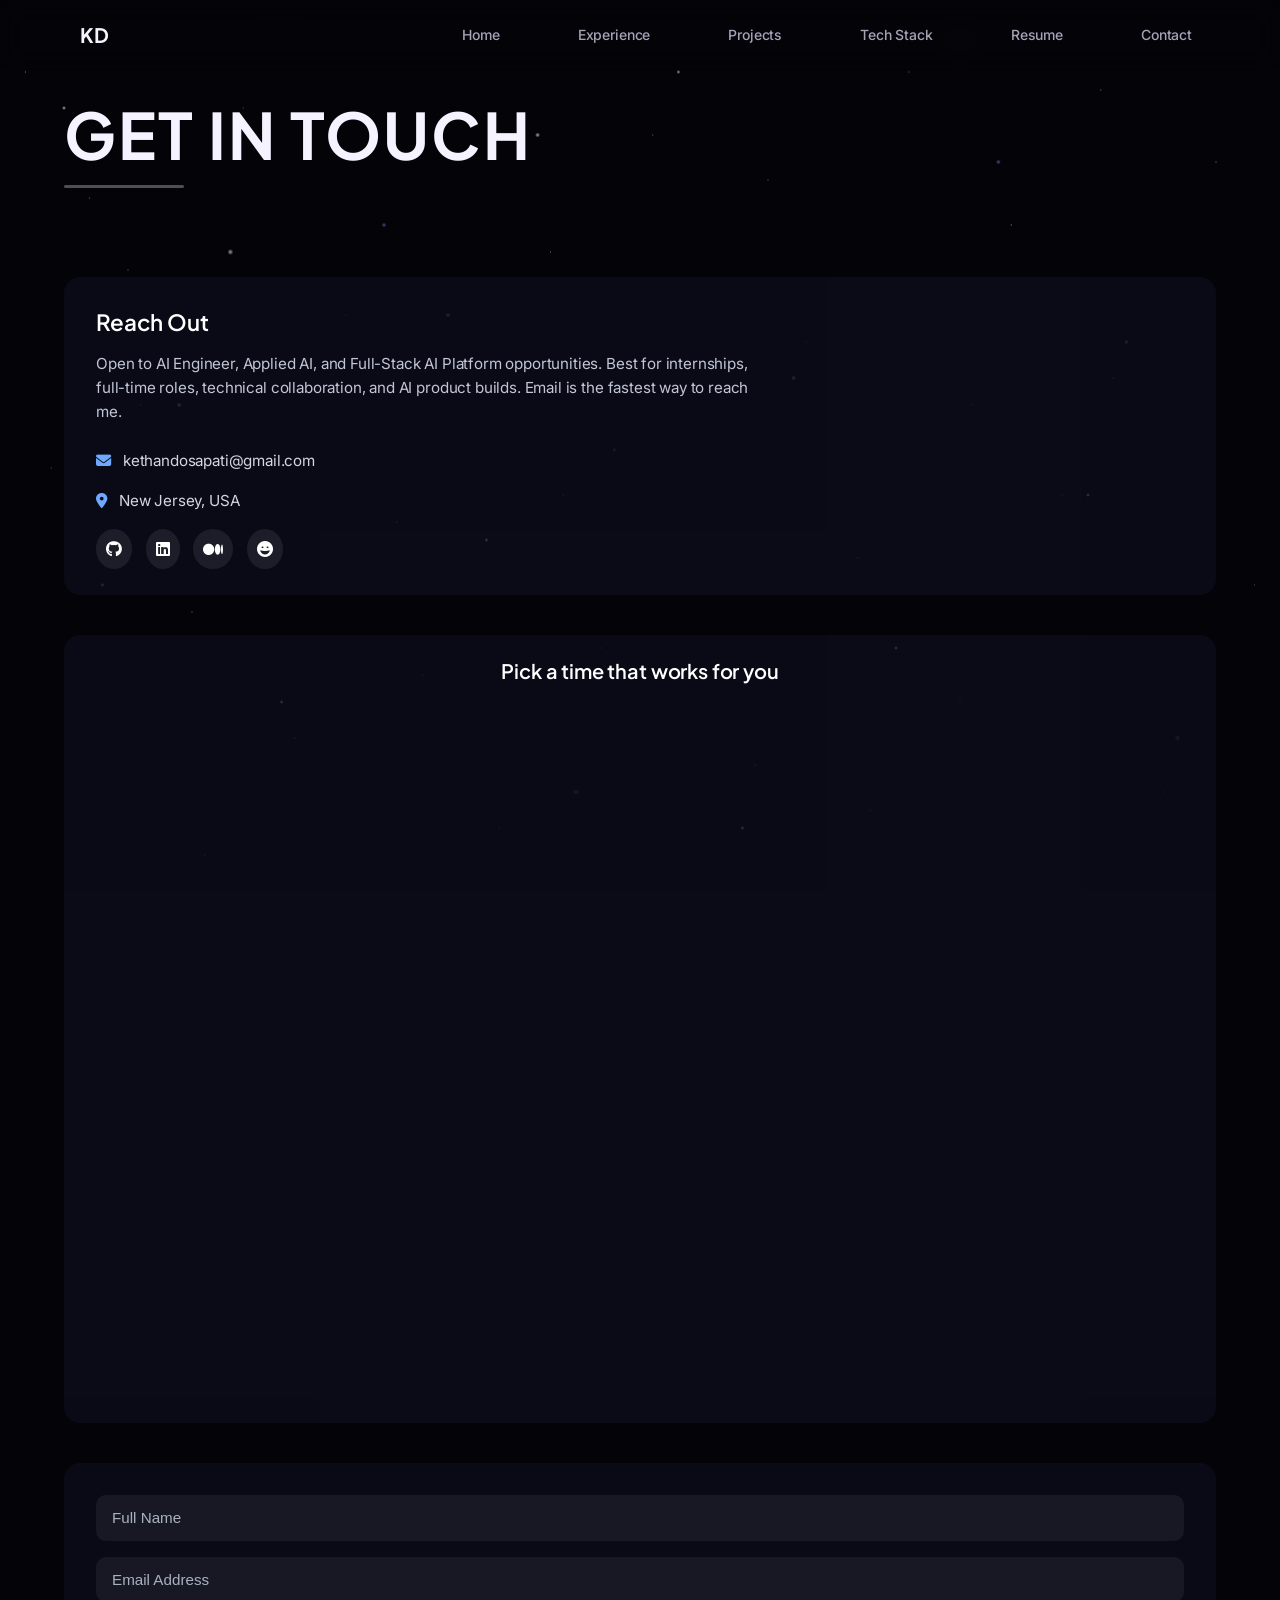
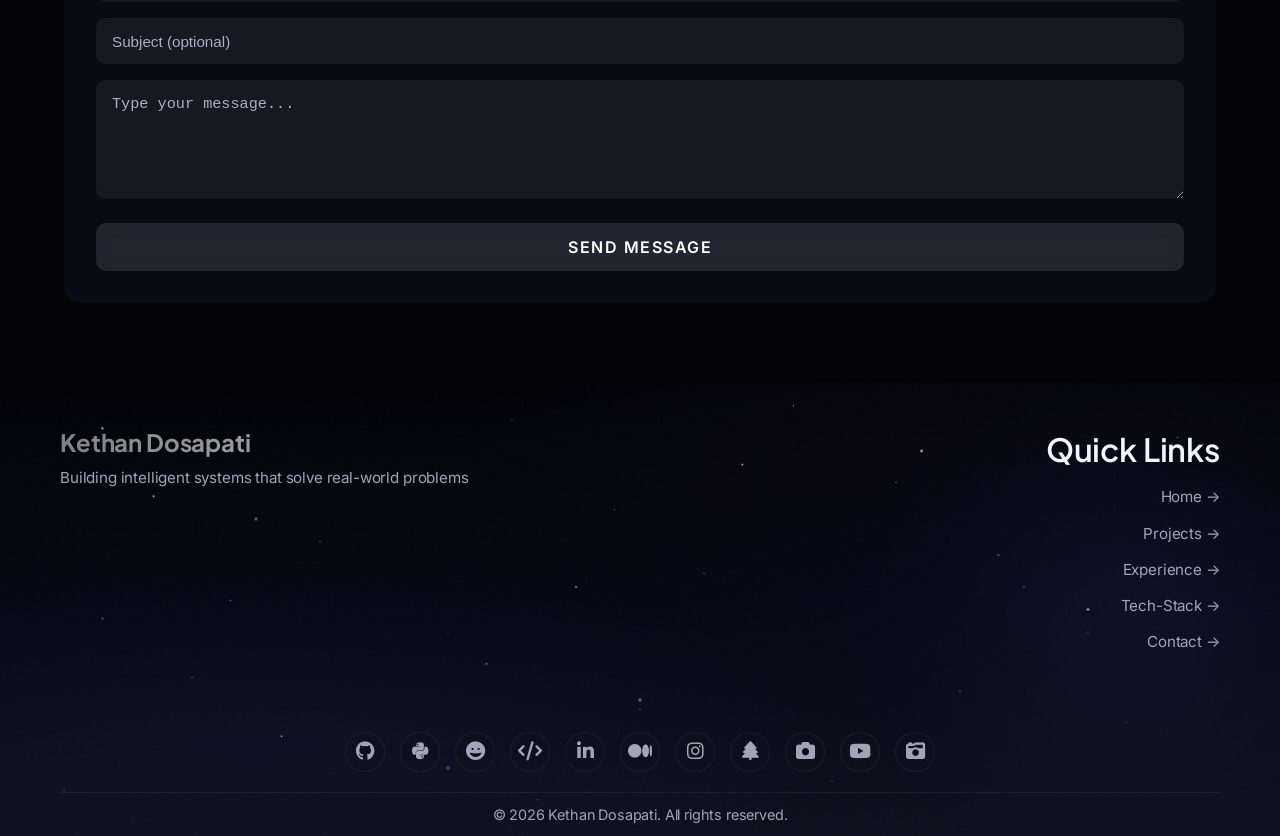
<file: contact.html>
<!DOCTYPE html>
<html lang="en">
<head>
  <!-- Copied and adapted from home head for consistent styling and SEO -->
  <meta charset="UTF-8">
  <meta http-equiv="X-UA-Compatible" content="IE=edge">
  <meta name="viewport" content="width=device-width, initial-scale=1.0, viewport-fit=cover">

  <title>Contact | Kethan Dosapati</title>
  <meta name="description" content="Contact Kethan Dosapati for AI engineering roles, collaborations, consulting, or project discussions. Based in New Jersey, USA.">
  <meta name="keywords" content="Contact Kethan Dosapati, AI Engineer Contact, Summer 2025 Internship, Collaboration, New Jersey, AI Projects, Machine Learning Opportunities">
  <meta name="author" content="Kethan Dosapati">
  <meta name="application-name" content="Kethan Dosapati Portfolio">
  <meta name="apple-mobile-web-app-title" content="Kethan Dosapati">
  <meta name="robots" content="index, follow">

  <link rel="canonical" href="https://dkethan.github.io/portfolio/contact" />
  <link rel="sitemap" type="application/xml" title="Sitemap" href="https://dkethan.github.io/portfolio/sitemap.xml" />

  <!-- rel=me links -->
  <link rel="me" href="https://github.com/DKethan" />
  <link rel="me" href="https://pypi.org/user/dkethan/" />
  <link rel="me" href="https://huggingface.co/DKethan" />
  <link rel="me" href="https://www.linkedin.com/in/kethan-dosapati/" />
  <link rel="me" href="https://medium.com/@kethandosapati" />

  <!-- Open Graph / Facebook -->
  <meta property="og:locale" content="en_US" />
  <meta property="og:type" content="website" />
  <meta property="og:url" content="https://dkethan.github.io/portfolio/contact" />
  <meta property="og:title" content="Contact | Kethan Dosapati" />
  <meta property="og:description" content="Contact Kethan Dosapati for AI engineering roles, collaborations, consulting, or project discussions." />
  <meta property="og:image" content="https://dkethan.github.io/portfolio/assets/preview.png" />
  <meta property="og:image:width" content="1200" />
  <meta property="og:image:height" content="630" />
  <meta property="og:image:alt" content="Contact Kethan Dosapati AI Engineer" />
  <meta property="og:site_name" content="Kethan Dosapati Portfolio" />

  <!-- Twitter Card -->
  <meta name="twitter:card" content="summary_large_image" />
  <meta name="twitter:site" content="@kethandosapati" />
  <meta name="twitter:creator" content="@kethandosapati" />
  <meta name="twitter:title" content="Contact | Kethan Dosapati" />
  <meta name="twitter:description" content="Contact Kethan Dosapati for AI engineering roles, collaborations, consulting, or project discussions." />
  <meta name="twitter:image" content="https://dkethan.github.io/portfolio/assets/preview.png" />
  <meta name="twitter:image:alt" content="Contact Kethan Dosapati AI Engineer" />

  <link rel="manifest" href="site.webmanifest" />
  <link rel="icon" type="image/x-icon" href="assets/favicon.ico" />
  <link rel="shortcut icon" type="image/x-icon" href="assets/favicon.ico" />
  <link rel="icon" type="image/png" sizes="192x192" href="assets/favicon.png" />
  <link rel="icon" type="image/svg+xml" href="assets/favicon.svg" />
  <link rel="apple-touch-icon" sizes="180x180" href="assets/apple-touch-icon.png" />

  <!-- Styles & Fonts -->
  <link rel="stylesheet" href="assets/css/main.css">
  <link href="https://fonts.googleapis.com/css2?family=Inter:wght@400;500;600;700&family=Plus+Jakarta+Sans:wght@500;600;700&display=swap" rel="stylesheet">
  <link rel="stylesheet" href="https://cdn.jsdelivr.net/npm/@fortawesome/fontawesome-free@6.4.0/css/all.min.css">

  <!-- Structured Data JSON-LD -->
  <script type="application/ld+json">
    {
      "@context": "https://schema.org",
      "@graph": [
        {
          "@type": "ContactPage",
          "name": "Contact Kethan Dosapati",
          "url": "https://dkethan.github.io/portfolio/contact",
          "description": "Contact information and form for AI Engineer Kethan Dosapati",
          "mainEntity": {
            "@type": "Person",
            "name": "Kethan Dosapati",
            "jobTitle": "AI Engineer",
            "email": "kethandosapati@gmail.com",
            "address": {
              "@type": "PostalAddress",
              "addressRegion": "New Jersey",
              "addressCountry": "USA"
            },
            "sameAs": [
              "https://github.com/DKethan",
              "https://www.linkedin.com/in/kethan-dosapati/",
              "https://medium.com/@kethandosapati",
              "https://huggingface.co/DKethan"
            ]
          }
        },
        {
          "@type": "WebSite",
          "@id": "https://dkethan.github.io/portfolio/#website",
          "url": "https://dkethan.github.io/portfolio/",
          "name": "Kethan Dosapati Portfolio",
          "alternateName": "Kethan Dosapati"
        },
        {
          "@type": "WebPage",
          "url": "https://dkethan.github.io/portfolio/contact",
          "name": "Contact | Kethan Dosapati",
          "isPartOf": { "@id": "https://dkethan.github.io/portfolio/#website" }
        },
        {
          "@type": "BreadcrumbList",
          "itemListElement": [
            {
              "@type": "ListItem",
              "position": 1,
              "name": "Home",
              "item": "https://dkethan.github.io/portfolio/"
            },
            {
              "@type": "ListItem",
              "position": 2,
              "name": "Contact",
              "item": "https://dkethan.github.io/portfolio/contact"
            }
          ]
        }
      ]
    }
  </script>
</head>
<body>
<!-- Navigation Placeholder -->
<div id="navbar-placeholder"></div>

<!-- Contact Section -->
<section class="section contact">
  <div class="container">
    <h2 class="section-title">GET IN TOUCH</h2>

    <!-- Reach Out (first) -->
    <div class="contact-info-box fade-in">
      <h3>Reach Out</h3>
      <p class="contact-description">Open to AI Engineer, Applied AI, and Full-Stack AI Platform opportunities. Best for internships, full-time roles, technical collaboration, and AI product builds. Email is the fastest way to reach me.</p>

      <div class="contact-detail">
        <i class="fas fa-envelope"></i>
        <span>kethandosapati@gmail.com</span>
      </div>
      <div class="contact-detail">
        <i class="fas fa-map-marker-alt"></i>
        <span>New Jersey, USA</span>
      </div>

      <div class="contact-socials">
        <a href="https://github.com/DKethan" target="_blank" title="GitHub"><i class="fab fa-github"></i></a>
        <a href="https://www.linkedin.com/in/kethan-dosapati/" target="_blank" title="LinkedIn"><i class="fab fa-linkedin"></i></a>
        <a href="https://medium.com/@kethandosapati" target="_blank" title="Medium"><i class="fab fa-medium"></i></a>
        <a href="https://huggingface.co/DKethan" target="_blank"><i class="fas fa-grin"></i></a>
      </div>
    </div>

    <!-- Calendly inline embed (second) -->
    <div class="calendly-embed-wrapper fade-in">
      <h3 class="calendly-embed-title">Pick a time that works for you</h3>
      <div class="calendly-inline-widget" data-url="https://calendly.com/kethandosapati/connections?hide_gdpr_banner=1" style="min-width:320px;height:700px;"></div>
    </div>

    <!-- Contact Form (third) -->
    <div class="contact-form-box fade-in">
      <form action="https://formspree.io/f/xvgazbld" method="POST" class="contact-form">
        <label for="contact-name" class="visually-hidden">Full Name</label>
        <input type="text" id="contact-name" name="name" placeholder="Full Name" required>
        <label for="contact-email" class="visually-hidden">Email Address</label>
        <input type="email" id="contact-email" name="email" placeholder="Email Address" required>
        <label for="contact-subject" class="visually-hidden">Subject (optional)</label>
        <input type="text" id="contact-subject" name="subject" placeholder="Subject (optional)">
        <label for="contact-message" class="visually-hidden">Type your message</label>
        <textarea id="contact-message" name="message" placeholder="Type your message..." rows="5" required></textarea>
        <button type="submit" class="btn btn-primary">Send Message</button>
      </form>
    </div>
  </div>
</section>

<!-- Calendly embed script (loads widget UI) -->
<script type="text/javascript" src="https://assets.calendly.com/assets/external/widget.js" async></script>

<!-- Footer Placeholder -->
<div id="footer-placeholder"></div>

<script src="assets/components.js"></script>
<script src="assets/script.js"></script>
</body>
</file>
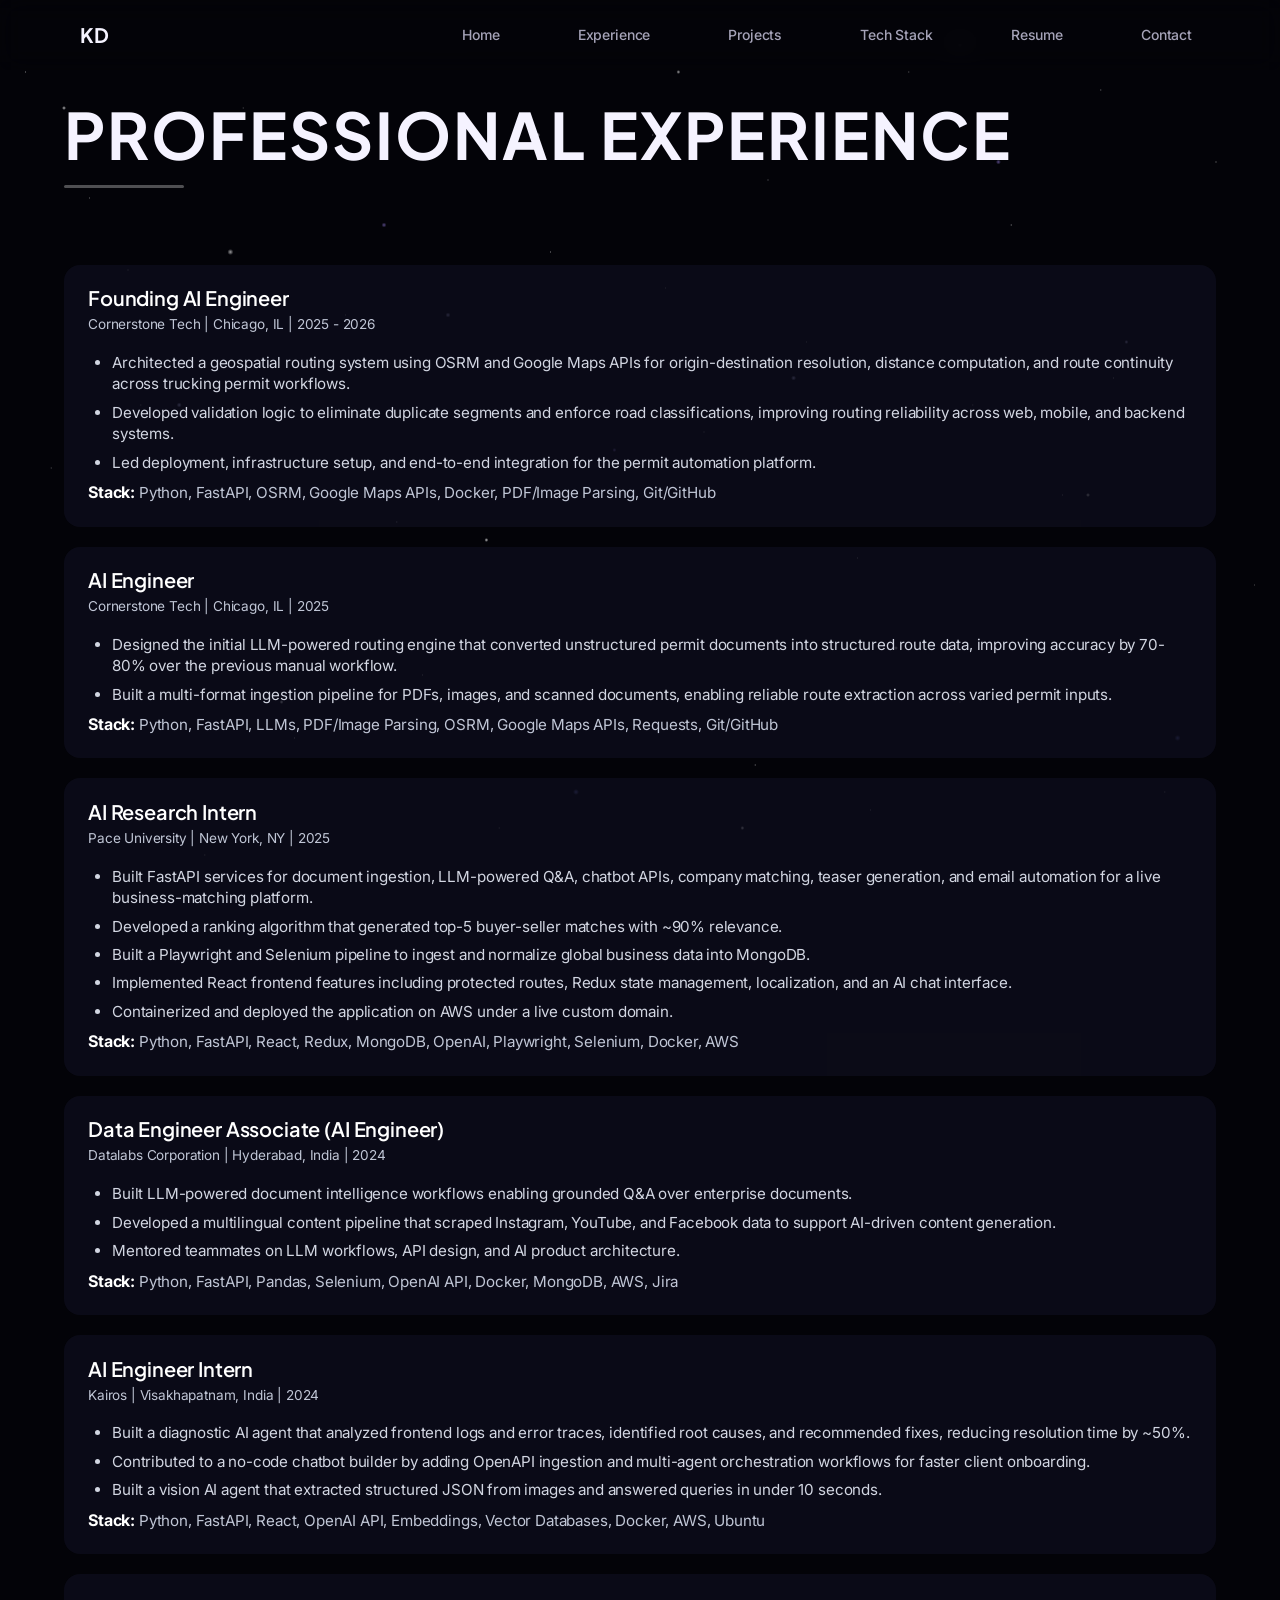
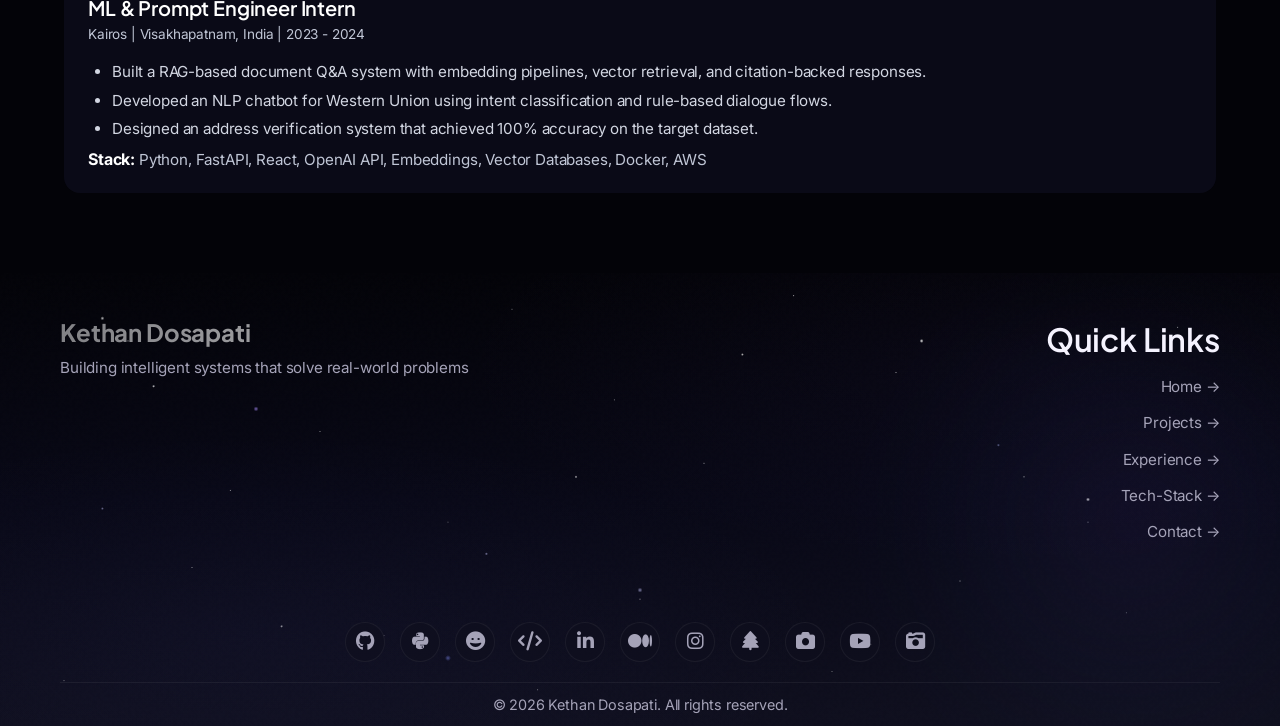
<file: experience.html>
<!DOCTYPE html>
<html lang="en">
<head>
  <!-- Copied and adapted from home head for consistent styling and SEO -->
  <meta charset="UTF-8">
  <meta http-equiv="X-UA-Compatible" content="IE=edge">
  <meta name="viewport" content="width=device-width, initial-scale=1.0, viewport-fit=cover">

  <title>Experience | Kethan Dosapati</title>
  <meta name="description" content="Professional experience of Kethan Dosapati across AI engineering, GenAI agents, document intelligence, chatbots, and production ML systems.">
  <meta name="keywords" content="Kethan Dosapati, AI Engineer Experience, Cornerstone Tech, Pace University, Datalabs Corporation, Kairos, GenAI, Professional Experience">
  <meta name="author" content="Kethan Dosapati">
  <meta name="application-name" content="Kethan Dosapati Portfolio">
  <meta name="apple-mobile-web-app-title" content="Kethan Dosapati">
  <meta name="robots" content="index, follow">

  <link rel="canonical" href="https://dkethan.github.io/portfolio/experience" />
  <link rel="sitemap" type="application/xml" title="Sitemap" href="https://dkethan.github.io/portfolio/sitemap.xml" />

  <!-- rel=me links -->
  <link rel="me" href="https://github.com/DKethan" />
  <link rel="me" href="https://pypi.org/user/dkethan/" />
  <link rel="me" href="https://huggingface.co/DKethan" />
  <link rel="me" href="https://www.linkedin.com/in/kethan-dosapati/" />
  <link rel="me" href="https://medium.com/@kethandosapati" />

  <!-- Open Graph / Facebook -->
  <meta property="og:locale" content="en_US" />
  <meta property="og:type" content="website" />
  <meta property="og:url" content="https://dkethan.github.io/portfolio/experience" />
  <meta property="og:title" content="Experience | Kethan Dosapati" />
  <meta property="og:description" content="AI engineering experience across GenAI agents, document intelligence, chatbots, and production ML systems." />
  <meta property="og:image" content="https://dkethan.github.io/portfolio/assets/preview.png" />
  <meta property="og:image:width" content="1200" />
  <meta property="og:image:height" content="630" />
  <meta property="og:image:alt" content="Kethan Dosapati Professional Experience" />
  <meta property="og:site_name" content="Kethan Dosapati Portfolio" />

  <!-- Twitter Card -->
  <meta name="twitter:card" content="summary_large_image" />
  <meta name="twitter:site" content="@kethandosapati" />
  <meta name="twitter:creator" content="@kethandosapati" />
  <meta name="twitter:title" content="Experience | Kethan Dosapati" />
  <meta name="twitter:description" content="AI engineering experience spanning GenAI agents, document intelligence, chatbots, and production ML systems." />
  <meta name="twitter:image" content="https://dkethan.github.io/portfolio/assets/preview.png" />
  <meta name="twitter:image:alt" content="Kethan Dosapati Professional Experience" />

  <link rel="manifest" href="site.webmanifest" />
  <link rel="icon" type="image/x-icon" href="assets/favicon.ico" />
  <link rel="shortcut icon" type="image/x-icon" href="assets/favicon.ico" />
  <link rel="icon" type="image/png" sizes="192x192" href="assets/favicon.png" />
  <link rel="icon" type="image/svg+xml" href="assets/favicon.svg" />
  <link rel="apple-touch-icon" sizes="180x180" href="assets/apple-touch-icon.png" />

  <!-- Styles & Fonts -->
  <link rel="stylesheet" href="assets/css/main.css">
  <link href="https://fonts.googleapis.com/css2?family=Inter:wght@400;500;600;700&family=Plus+Jakarta+Sans:wght@500;600;700&display=swap" rel="stylesheet">
  <link rel="stylesheet" href="https://cdn.jsdelivr.net/npm/@fortawesome/fontawesome-free@6.4.0/css/all.min.css">

  <!-- Structured Data JSON-LD -->
  <script type="application/ld+json">
    {
      "@context": "https://schema.org",
      "@graph": [
        {
          "@type": "ProfilePage",
          "name": "Professional Experience",
          "url": "https://dkethan.github.io/portfolio/experience",
          "description": "Professional AI engineering experience and career history",
          "mainEntity": {
            "@type": "Person",
            "name": "Kethan Dosapati",
            "jobTitle": "AI Engineer",
            "url": "https://dkethan.github.io/portfolio/",
            "worksFor": [
              {
                "@type": "Organization",
                "name": "Cornerstone Tech",
                "address": {
                  "@type": "PostalAddress",
                  "addressLocality": "Chicago",
                  "addressRegion": "IL",
                  "addressCountry": "USA"
                }
              },
              {
                "@type": "Organization",
                "name": "Datalabs Corporation",
                "address": {
                  "@type": "PostalAddress",
                  "addressLocality": "Hyderabad",
                  "addressCountry": "India"
                }
              },
              {
                "@type": "Organization",
                "name": "Kairos",
                "address": {
                  "@type": "PostalAddress",
                  "addressLocality": "Visakhapatnam",
                  "addressCountry": "India"
                }
              }
            ]
          }
        },
        {
          "@type": "WebSite",
          "@id": "https://dkethan.github.io/portfolio/#website",
          "url": "https://dkethan.github.io/portfolio/",
          "name": "Kethan Dosapati Portfolio",
          "alternateName": "Kethan Dosapati"
        },
        {
          "@type": "WebPage",
          "url": "https://dkethan.github.io/portfolio/experience",
          "name": "Professional Experience | Kethan Dosapati",
          "isPartOf": { "@id": "https://dkethan.github.io/portfolio/#website" }
        },
        {
          "@type": "BreadcrumbList",
          "itemListElement": [
            {
              "@type": "ListItem",
              "position": 1,
              "name": "Home",
              "item": "https://dkethan.github.io/portfolio/"
            },
            {
              "@type": "ListItem",
              "position": 2,
              "name": "Experience",
              "item": "https://dkethan.github.io/portfolio/experience"
            }
          ]
        }
      ]
    }
  </script>
</head>
<body>
<!-- Navigation Placeholder -->
<div id="navbar-placeholder"></div>

<!-- Experience Section -->
<section class="section experience">
  <div class="container">
    <h2 class="section-title">PROFESSIONAL EXPERIENCE</h2>

    <div class="experience-grid">

      <!-- Founding AI Engineer -->
      <div class="exp-card fade-in">
        <div class="exp-header">
          <h3>Founding AI Engineer</h3>
          <span class="exp-meta">Cornerstone Tech | Chicago, IL | 2025 - 2026</span>
        </div>
        <ul class="exp-list">
          <li>Architected a geospatial routing system using OSRM and Google Maps APIs for origin-destination resolution, distance computation, and route continuity across trucking permit workflows.</li>
          <li>Developed validation logic to eliminate duplicate segments and enforce road classifications, improving routing reliability across web, mobile, and backend systems.</li>
          <li>Led deployment, infrastructure setup, and end-to-end integration for the permit automation platform.</li>
        </ul>
        <p class="exp-stack"><strong>Stack:</strong> Python, FastAPI, OSRM, Google Maps APIs, Docker, PDF/Image Parsing, Git/GitHub</p>
      </div>

      <!-- AI Engineer -->
      <div class="exp-card fade-in">
        <div class="exp-header">
          <h3>AI Engineer</h3>
          <span class="exp-meta">Cornerstone Tech | Chicago, IL | 2025</span>
        </div>
        <ul class="exp-list">
          <li>Designed the initial LLM-powered routing engine that converted unstructured permit documents into structured route data, improving accuracy by 70-80% over the previous manual workflow.</li>
          <li>Built a multi-format ingestion pipeline for PDFs, images, and scanned documents, enabling reliable route extraction across varied permit inputs.</li>
        </ul>
        <p class="exp-stack"><strong>Stack:</strong> Python, FastAPI, LLMs, PDF/Image Parsing, OSRM, Google Maps APIs, Requests, Git/GitHub</p>
      </div>

      <!-- AI Research Intern -->
      <div class="exp-card fade-in">
        <div class="exp-header">
          <h3>AI Research Intern</h3>
          <span class="exp-meta">Pace University | New York, NY | 2025</span>
        </div>
        <ul class="exp-list">
          <li>Built FastAPI services for document ingestion, LLM-powered Q&amp;A, chatbot APIs, company matching, teaser generation, and email automation for a live business-matching platform.</li>
          <li>Developed a ranking algorithm that generated top-5 buyer-seller matches with ~90% relevance.</li>
          <li>Built a Playwright and Selenium pipeline to ingest and normalize global business data into MongoDB.</li>
          <li>Implemented React frontend features including protected routes, Redux state management, localization, and an AI chat interface.</li>
          <li>Containerized and deployed the application on AWS under a live custom domain.</li>
        </ul>
        <p class="exp-stack"><strong>Stack:</strong> Python, FastAPI, React, Redux, MongoDB, OpenAI, Playwright, Selenium, Docker, AWS</p>
      </div>

      <!-- Data Engineer Associate -->
      <div class="exp-card fade-in">
        <div class="exp-header">
          <h3>Data Engineer Associate (AI Engineer)</h3>
          <span class="exp-meta">Datalabs Corporation | Hyderabad, India | 2024</span>
        </div>
        <ul class="exp-list">
          <li>Built LLM-powered document intelligence workflows enabling grounded Q&amp;A over enterprise documents.</li>
          <li>Developed a multilingual content pipeline that scraped Instagram, YouTube, and Facebook data to support AI-driven content generation.</li>
          <li>Mentored teammates on LLM workflows, API design, and AI product architecture.</li>
        </ul>
        <p class="exp-stack"><strong>Stack:</strong> Python, FastAPI, Pandas, Selenium, OpenAI API, Docker, MongoDB, AWS, Jira</p>
      </div>

      <!-- AI Engineer Intern -->
      <div class="exp-card fade-in">
        <div class="exp-header">
          <h3>AI Engineer Intern</h3>
          <span class="exp-meta">Kairos | Visakhapatnam, India | 2024</span>
        </div>
        <ul class="exp-list">
          <li>Built a diagnostic AI agent that analyzed frontend logs and error traces, identified root causes, and recommended fixes, reducing resolution time by ~50%.</li>
          <li>Contributed to a no-code chatbot builder by adding OpenAPI ingestion and multi-agent orchestration workflows for faster client onboarding.</li>
          <li>Built a vision AI agent that extracted structured JSON from images and answered queries in under 10 seconds.</li>
        </ul>
        <p class="exp-stack"><strong>Stack:</strong> Python, FastAPI, React, OpenAI API, Embeddings, Vector Databases, Docker, AWS, Ubuntu</p>
      </div>

      <!-- ML & Prompt Engineer Intern -->
      <div class="exp-card fade-in">
        <div class="exp-header">
          <h3>ML &amp; Prompt Engineer Intern</h3>
          <span class="exp-meta">Kairos | Visakhapatnam, India | 2023 - 2024</span>
        </div>
        <ul class="exp-list">
          <li>Built a RAG-based document Q&amp;A system with embedding pipelines, vector retrieval, and citation-backed responses.</li>
          <li>Developed an NLP chatbot for Western Union using intent classification and rule-based dialogue flows.</li>
          <li>Designed an address verification system that achieved 100% accuracy on the target dataset.</li>
        </ul>
        <p class="exp-stack"><strong>Stack:</strong> Python, FastAPI, React, OpenAI API, Embeddings, Vector Databases, Docker, AWS</p>
      </div>

    </div>
  </div>
</section>

<!-- Footer Placeholder -->
<div id="footer-placeholder"></div>

<script src="assets/components.js"></script>
<script src="assets/script.js"></script>
</body>
</file>
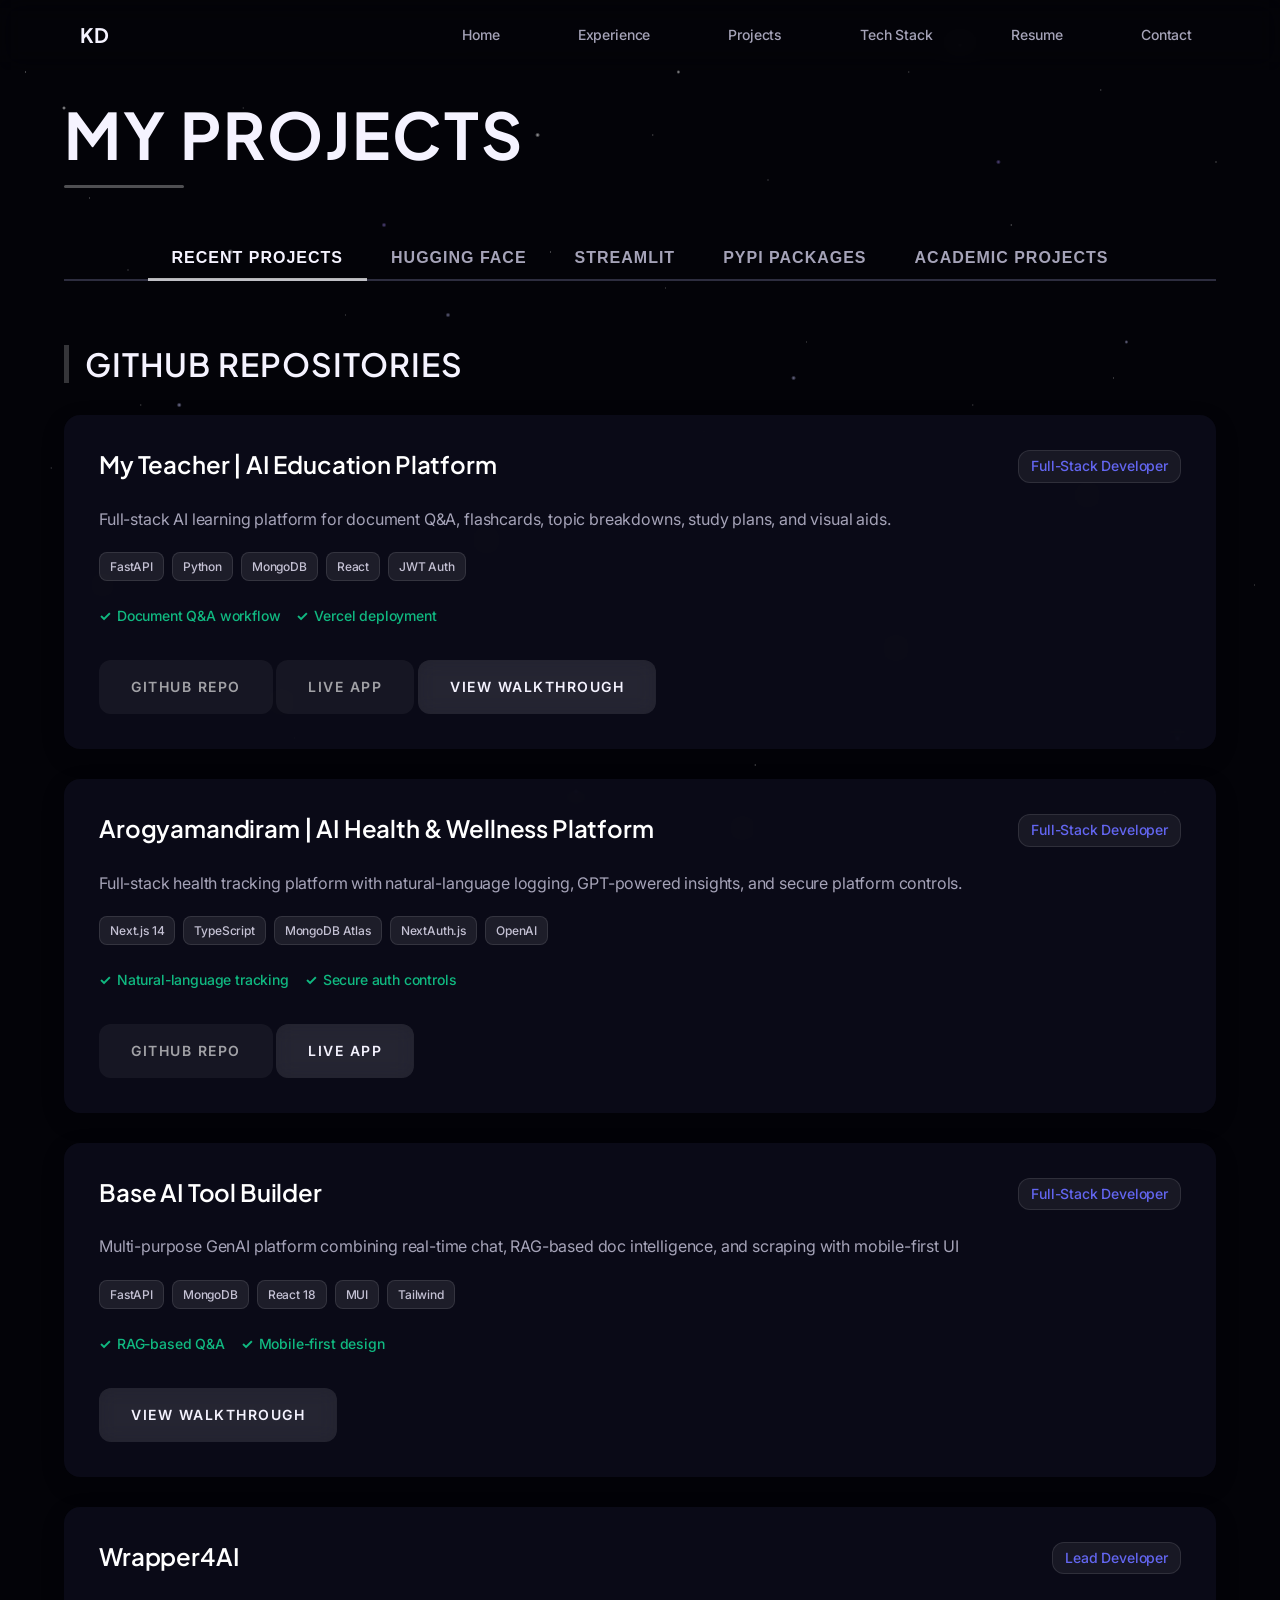
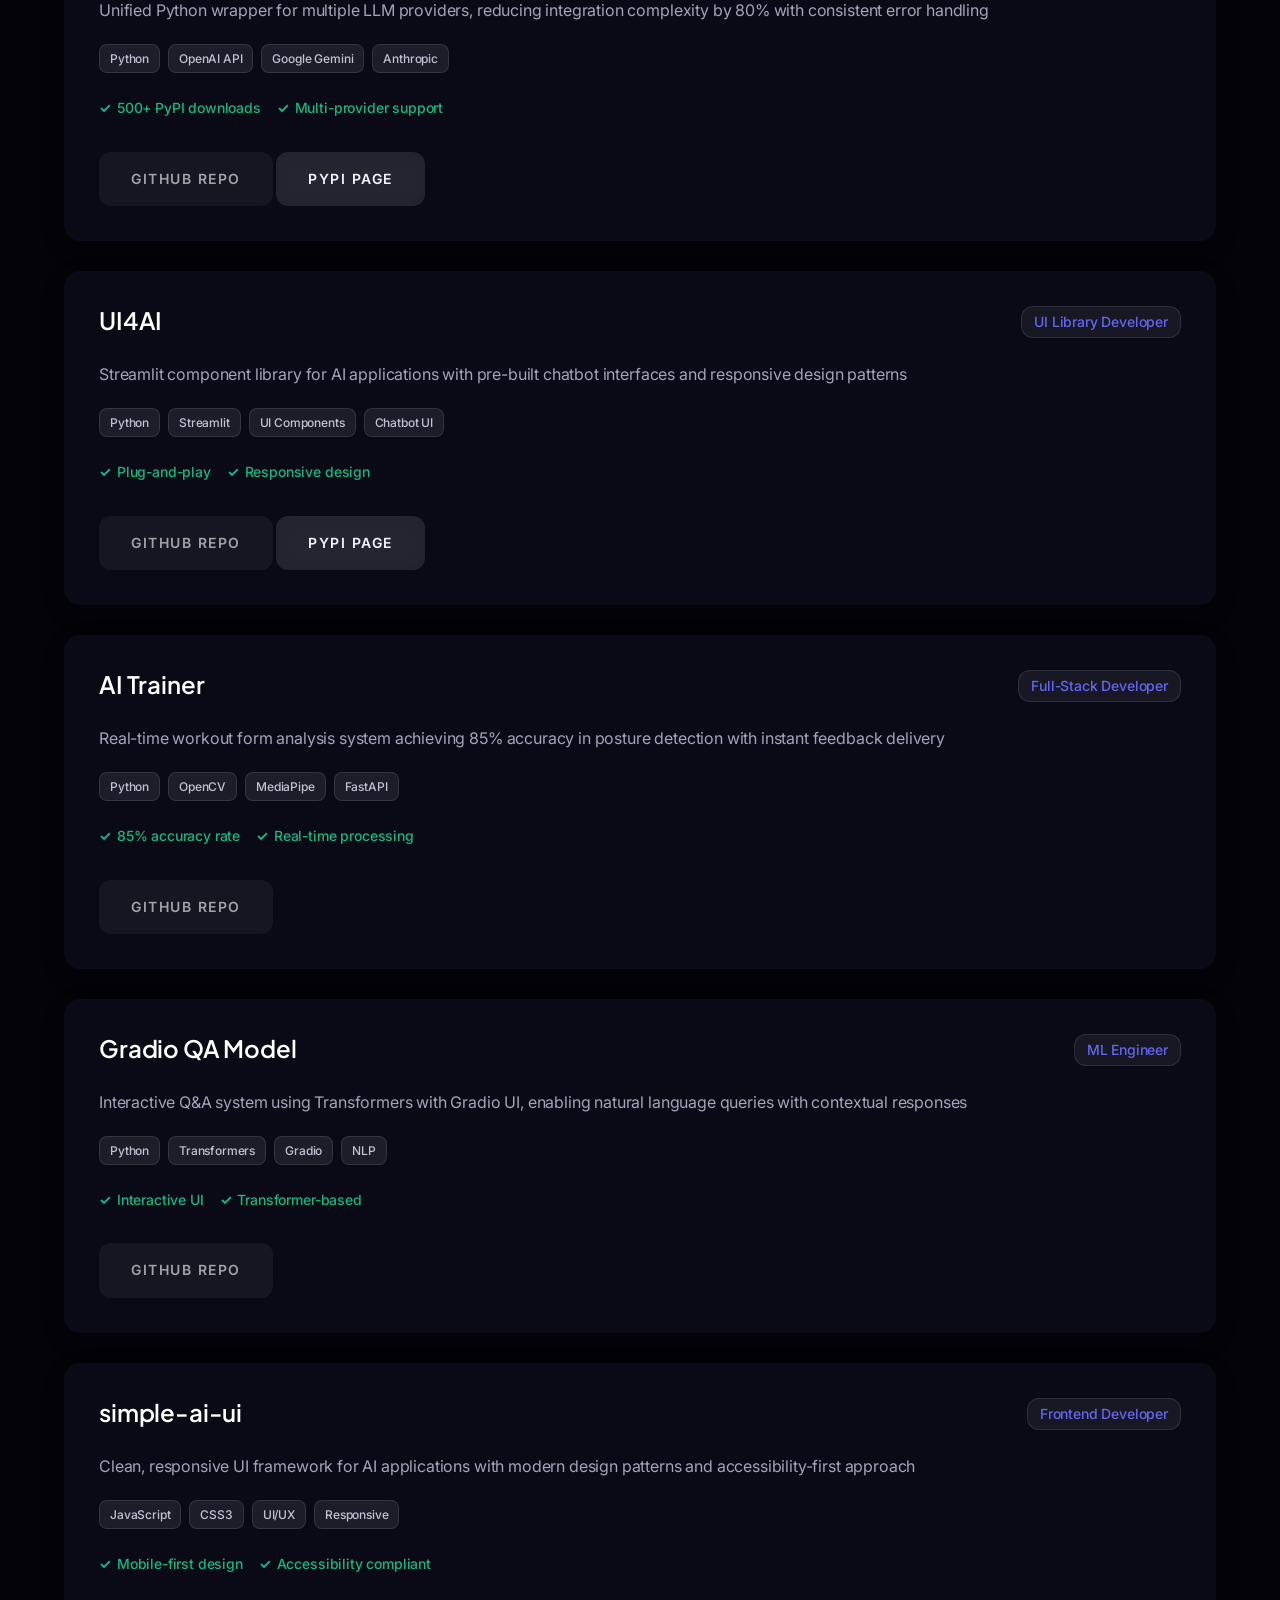
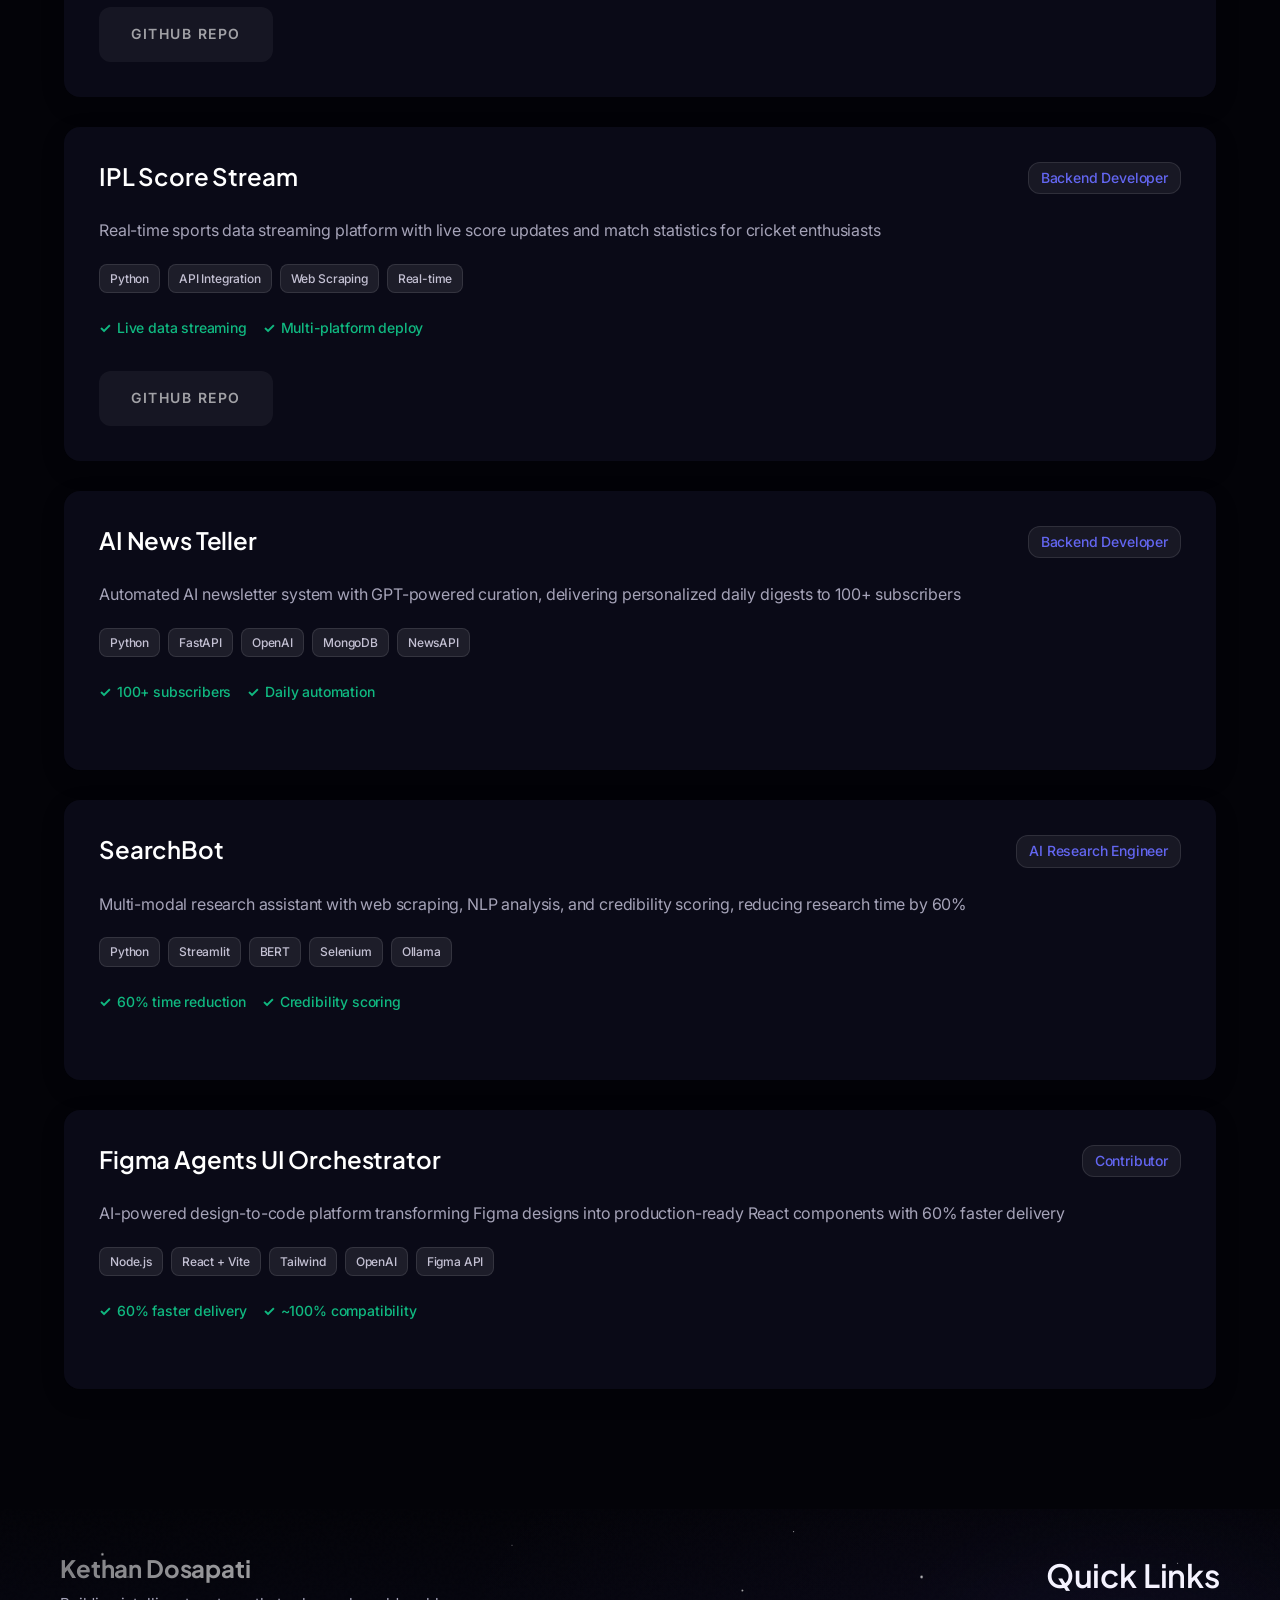
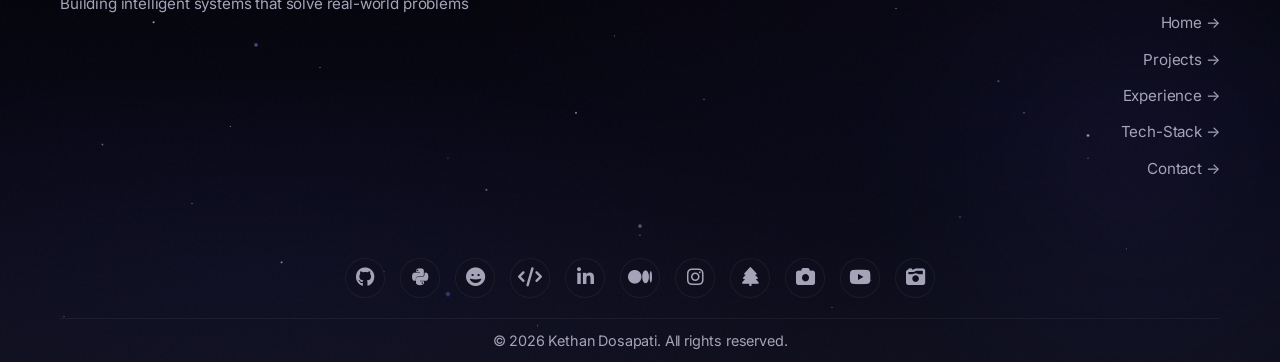
<file: projects.html>
<!DOCTYPE html>
<html lang="en">
<head>
  <!-- Copied and adapted from home head for consistent styling and SEO -->
  <meta charset="UTF-8">
  <meta http-equiv="X-UA-Compatible" content="IE=edge">
  <meta name="viewport" content="width=device-width, initial-scale=1.0, viewport-fit=cover">

  <title>Projects | Kethan Dosapati</title>
  <meta name="description" content="AI projects and Python packages by Kethan Dosapati, including GenAI chatbots, vision APIs, Wrapper4AI, UI4AI, and production-ready ML applications.">
  <meta name="keywords" content="Kethan Dosapati, AI Projects, Python Packages, GenAI, Machine Learning, Computer Vision, Wrapper4AI, UI4AI, Streamlit, Hugging Face, Open Source">
  <meta name="author" content="Kethan Dosapati">
  <meta name="application-name" content="Kethan Dosapati Portfolio">
  <meta name="apple-mobile-web-app-title" content="Kethan Dosapati">
  <meta name="robots" content="index, follow">

  <link rel="canonical" href="https://dkethan.github.io/portfolio/projects" />
  <link rel="sitemap" type="application/xml" title="Sitemap" href="https://dkethan.github.io/portfolio/sitemap.xml" />

  <!-- rel=me links -->
  <link rel="me" href="https://github.com/DKethan" />
  <link rel="me" href="https://pypi.org/user/dkethan/" />
  <link rel="me" href="https://huggingface.co/DKethan" />
  <link rel="me" href="https://share.streamlit.io/user/dkethan" />
  <link rel="me" href="https://www.linkedin.com/in/kethan-dosapati/" />
  <link rel="me" href="https://medium.com/@kethandosapati" />

  <!-- Open Graph / Facebook -->
  <meta property="og:locale" content="en_US" />
  <meta property="og:type" content="website" />
  <meta property="og:url" content="https://dkethan.github.io/portfolio/projects" />
  <meta property="og:title" content="Projects | Kethan Dosapati" />
  <meta property="og:description" content="AI projects and Python packages by Kethan Dosapati, including GenAI chatbots, vision APIs, Wrapper4AI, UI4AI, and ML applications." />
  <meta property="og:image" content="https://dkethan.github.io/portfolio/assets/preview.png" />
  <meta property="og:image:width" content="1200" />
  <meta property="og:image:height" content="630" />
  <meta property="og:image:alt" content="Kethan Dosapati AI Projects Portfolio" />
  <meta property="og:site_name" content="Kethan Dosapati Portfolio" />

  <!-- Twitter Card -->
  <meta name="twitter:card" content="summary_large_image" />
  <meta name="twitter:site" content="@kethandosapati" />
  <meta name="twitter:creator" content="@kethandosapati" />
  <meta name="twitter:title" content="Projects | Kethan Dosapati" />
  <meta name="twitter:description" content="GenAI chatbots, computer vision APIs, Python packages, and production-ready ML applications by Kethan Dosapati." />
  <meta name="twitter:image" content="https://dkethan.github.io/portfolio/assets/preview.png" />
  <meta name="twitter:image:alt" content="Kethan Dosapati AI Projects Portfolio" />

  <link rel="manifest" href="site.webmanifest" />
  <link rel="icon" type="image/x-icon" href="assets/favicon.ico" />
  <link rel="shortcut icon" type="image/x-icon" href="assets/favicon.ico" />
  <link rel="icon" type="image/png" sizes="192x192" href="assets/favicon.png" />
  <link rel="icon" type="image/svg+xml" href="assets/favicon.svg" />
  <link rel="apple-touch-icon" sizes="180x180" href="assets/apple-touch-icon.png" />

  <!-- Styles & Fonts -->
  <link rel="stylesheet" href="assets/css/main.css">
  <link href="https://fonts.googleapis.com/css2?family=Inter:wght@400;500;600;700&family=Plus+Jakarta+Sans:wght@500;600;700&display=swap" rel="stylesheet">
  <link rel="stylesheet" href="https://cdn.jsdelivr.net/npm/@fortawesome/fontawesome-free@6.4.0/css/all.min.css">

  <!-- Structured Data JSON-LD -->
  <script type="application/ld+json">
    {
      "@context": "https://schema.org",
      "@graph": [
        {
          "@type": "CollectionPage",
          "name": "AI Projects & Python Packages",
          "url": "https://dkethan.github.io/portfolio/projects",
          "description": "Portfolio of AI projects, GenAI applications, and Python packages by Kethan Dosapati",
          "author": {
            "@type": "Person",
            "name": "Kethan Dosapati",
            "url": "https://dkethan.github.io/portfolio/"
          },
          "mainEntity": {
            "@type": "ItemList",
            "name": "Featured AI Projects",
            "itemListElement": [
              {
                "@type": "SoftwareSourceCode",
                "name": "Wrapper4AI",
                "description": "Unified Python wrapper for multiple LLM providers, reducing integration complexity by 80%",
                "programmingLanguage": "Python",
                "codeRepository": "https://github.com/DKethan/Wrapper4AI",
                "author": {
                  "@type": "Person",
                  "name": "Kethan Dosapati"
                },
                "downloadUrl": "https://pypi.org/project/wrapper4ai/"
              },
              {
                "@type": "SoftwareSourceCode",
                "name": "AI Trainer",
                "description": "Real-time workout form analysis system achieving 85% accuracy in posture detection",
                "programmingLanguage": "Python",
                "codeRepository": "https://github.com/DKethan/AI-Trainer",
                "author": {
                  "@type": "Person",
                  "name": "Kethan Dosapati"
                }
              },
              {
                "@type": "SoftwareSourceCode",
                "name": "UI4AI",
                "description": "Streamlit component library for AI applications with pre-built chatbot interfaces",
                "programmingLanguage": "Python",
                "codeRepository": "https://github.com/DKethan/UI4AI",
                "author": {
                  "@type": "Person",
                  "name": "Kethan Dosapati"
                },
                "downloadUrl": "https://pypi.org/project/ui4ai/"
              }
            ]
          }
        },
        {
          "@type": "WebSite",
          "@id": "https://dkethan.github.io/portfolio/#website",
          "url": "https://dkethan.github.io/portfolio/",
          "name": "Kethan Dosapati Portfolio",
          "alternateName": "Kethan Dosapati"
        },
        {
          "@type": "WebPage",
          "url": "https://dkethan.github.io/portfolio/projects",
          "name": "Projects | Kethan Dosapati",
          "isPartOf": { "@id": "https://dkethan.github.io/portfolio/#website" }
        },
        {
          "@type": "BreadcrumbList",
          "itemListElement": [
            {
              "@type": "ListItem",
              "position": 1,
              "name": "Home",
              "item": "https://dkethan.github.io/portfolio/"
            },
            {
              "@type": "ListItem",
              "position": 2,
              "name": "Projects",
              "item": "https://dkethan.github.io/portfolio/projects"
            }
          ]
        }
      ]
    }
  </script>
</head>
<body>
<!-- Navigation Placeholder -->
<div id="navbar-placeholder"></div>

<!-- Projects Section -->
<section class="section projects">
  <div class="container">
    <h2 class="section-title">MY PROJECTS</h2>

    <!-- Project Navigation Tabs -->
    <div class="project-tabs">
      <button class="tab-button active" data-tab="github">RECENT PROJECTS</button>
      <button class="tab-button" data-tab="huggingface">HUGGING FACE</button>
      <button class="tab-button" data-tab="streamlit">STREAMLIT</button>
      <button class="tab-button" data-tab="pypi">PYPI PACKAGES</button>
      <button class="tab-button" data-tab="academic">ACADEMIC PROJECTS</button>
    </div>



    <!-- GitHub Projects -->
    <div class="tab-content active" id="github-content">
      <h3 class="subsection-title">GitHub Repositories</h3>
      <div class="projects-grid">
        <!-- Project 1 - NEW -->
        <div class="project-card fade-in" data-tech="python fastapi ai mongodb">
          <div class="project-content">
            <div class="project-header">
              <h3>My Teacher | AI Education Platform</h3>
              <span class="project-role">Full-Stack Developer</span>
            </div>
            <p class="project-description">Full-stack AI learning platform for document Q&amp;A, flashcards, topic breakdowns, study plans, and visual aids.</p>
            <div class="project-tech-stack">
              <span class="tech-badge">FastAPI</span>
              <span class="tech-badge">Python</span>
              <span class="tech-badge">MongoDB</span>
              <span class="tech-badge">React</span>
              <span class="tech-badge">JWT Auth</span>
            </div>
            <div class="project-metrics">
              <span class="metric">Document Q&amp;A workflow</span>
              <span class="metric">Vercel deployment</span>
            </div>
            <div class="project-links">
              <a href="https://github.com/krutrimamedhassu/my-teacher" class="btn btn-outline" target="_blank">GITHUB REPO</a>
              <a href="https://my-teacher-ai.vercel.app/index" class="btn btn-secondary" target="_blank">LIVE APP</a>
              <a href="https://www.loom.com/share/e0294a35981949c88d1940ee0811179b" class="btn btn-primary" target="_blank">VIEW WALKTHROUGH</a>
            </div>
          </div>
        </div>

        <!-- Project 2 - NEW -->
        <div class="project-card fade-in" data-tech="nextjs typescript ai mongodb">
          <div class="project-content">
            <div class="project-header">
              <h3>Arogyamandiram | AI Health &amp; Wellness Platform</h3>
              <span class="project-role">Full-Stack Developer</span>
            </div>
            <p class="project-description">Full-stack health tracking platform with natural-language logging, GPT-powered insights, and secure platform controls.</p>
            <div class="project-tech-stack">
              <span class="tech-badge">Next.js 14</span>
              <span class="tech-badge">TypeScript</span>
              <span class="tech-badge">MongoDB Atlas</span>
              <span class="tech-badge">NextAuth.js</span>
              <span class="tech-badge">OpenAI</span>
            </div>
            <div class="project-metrics">
              <span class="metric">Natural-language tracking</span>
              <span class="metric">Secure auth controls</span>
            </div>
            <div class="project-links">
              <a href="https://github.com/utsaaham/arogyamandiram" class="btn btn-outline" target="_blank">GITHUB REPO</a>
              <a href="https://arogyamandiram.vercel.app/" class="btn btn-primary" target="_blank">LIVE APP</a>
            </div>
          </div>
        </div>

        <!-- Project 3 - NEW -->
        <div class="project-card fade-in" data-tech="react fastapi ai rag">
          <div class="project-content">
            <div class="project-header">
              <h3>Base AI Tool Builder</h3>
              <span class="project-role">Full-Stack Developer</span>
            </div>
            <p class="project-description">Multi-purpose GenAI platform combining real-time chat, RAG-based doc intelligence, and scraping with mobile-first UI</p>
            <div class="project-tech-stack">
              <span class="tech-badge">FastAPI</span>
              <span class="tech-badge">MongoDB</span>
              <span class="tech-badge">React 18</span>
              <span class="tech-badge">MUI</span>
              <span class="tech-badge">Tailwind</span>
            </div>
            <div class="project-metrics">
              <span class="metric">RAG-based Q&A</span>
              <span class="metric">Mobile-first design</span>
            </div>
            <div class="project-links">
              <a href="https://www.loom.com/share/97c1289b70d44d0ab0f0e9249165fa20?sid=990f6af4-2607-4a66-9444-e488fe5fc3ad" class="btn btn-primary" target="_blank">VIEW WALKTHROUGH</a>
            </div>
          </div>
        </div>

        <!-- Project 4 -->
        <div class="project-card fade-in" data-tech="python api llm">
          <div class="project-content">
            <div class="project-header">
              <h3>Wrapper4AI</h3>
              <span class="project-role">Lead Developer</span>
            </div>
            <p class="project-description">Unified Python wrapper for multiple LLM providers, reducing integration complexity by 80% with consistent error handling</p>
            <div class="project-tech-stack">
              <span class="tech-badge">Python</span>
              <span class="tech-badge">OpenAI API</span>
              <span class="tech-badge">Google Gemini</span>
              <span class="tech-badge">Anthropic</span>
            </div>
            <div class="project-metrics">
              <span class="metric">500+ PyPI downloads</span>
              <span class="metric">Multi-provider support</span>
            </div>
            <div class="project-links">
              <a href="https://github.com/DKethan/Wrapper4AI" class="btn btn-outline" target="_blank">GITHUB REPO</a>
              <a href="https://pypi.org/project/wrapper4ai/" class="btn btn-primary" target="_blank">PYPI PAGE</a>
            </div>
          </div>
        </div>

        <!-- UI4AI -->
        <div class="project-card fade-in" data-tech="python streamlit ui frontend">
          <div class="project-content">
            <div class="project-header">
              <h3>UI4AI</h3>
              <span class="project-role">UI Library Developer</span>
            </div>
            <p class="project-description">Streamlit component library for AI applications with pre-built chatbot interfaces and responsive design patterns</p>
            <div class="project-tech-stack">
              <span class="tech-badge">Python</span>
              <span class="tech-badge">Streamlit</span>
              <span class="tech-badge">UI Components</span>
              <span class="tech-badge">Chatbot UI</span>
            </div>
            <div class="project-metrics">
              <span class="metric">Plug-and-play</span>
              <span class="metric">Responsive design</span>
            </div>
            <div class="project-links">
              <a href="https://github.com/DKethan/UI4AI" class="btn btn-outline" target="_blank">GITHUB REPO</a>
              <a href="https://pypi.org/project/ui4ai/" class="btn btn-primary" target="_blank">PYPI PAGE</a>
            </div>
          </div>
        </div>

        <!-- Project 2 -->
        <div class="project-card fade-in" data-tech="python opencv computer-vision ai">
          <div class="project-content">
            <div class="project-header">
              <h3>AI Trainer</h3>
              <span class="project-role">Full-Stack Developer</span>
            </div>
            <p class="project-description">Real-time workout form analysis system achieving 85% accuracy in posture detection with instant feedback delivery</p>
            <div class="project-tech-stack">
              <span class="tech-badge">Python</span>
              <span class="tech-badge">OpenCV</span>
              <span class="tech-badge">MediaPipe</span>
              <span class="tech-badge">FastAPI</span>
            </div>
            <div class="project-metrics">
              <span class="metric">85% accuracy rate</span>
              <span class="metric">Real-time processing</span>
            </div>
            <div class="project-links">
              <a href="https://github.com/DKethan/AI-Trainer" class="btn btn-outline" target="_blank">GITHUB REPO</a>
            </div>
          </div>
        </div>

        <!-- Project 3 -->
        <div class="project-card fade-in" data-tech="python nlp ai transformers">
          <div class="project-content">
            <div class="project-header">
              <h3>Gradio QA Model</h3>
              <span class="project-role">ML Engineer</span>
            </div>
            <p class="project-description">Interactive Q&A system using Transformers with Gradio UI, enabling natural language queries with contextual responses</p>
            <div class="project-tech-stack">
              <span class="tech-badge">Python</span>
              <span class="tech-badge">Transformers</span>
              <span class="tech-badge">Gradio</span>
              <span class="tech-badge">NLP</span>
            </div>
            <div class="project-metrics">
              <span class="metric">Interactive UI</span>
              <span class="metric">Transformer-based</span>
            </div>
            <div class="project-links">
              <a href="https://github.com/DKethan/Gradio-QA-model" class="btn btn-outline" target="_blank">GITHUB REPO</a>
            </div>
          </div>
        </div>

        <!-- Project 4 -->
        <div class="project-card fade-in" data-tech="javascript ui frontend">
          <div class="project-content">
            <div class="project-header">
              <h3>simple-ai-ui</h3>
              <span class="project-role">Frontend Developer</span>
            </div>
            <p class="project-description">Clean, responsive UI framework for AI applications with modern design patterns and accessibility-first approach</p>
            <div class="project-tech-stack">
              <span class="tech-badge">JavaScript</span>
              <span class="tech-badge">CSS3</span>
              <span class="tech-badge">UI/UX</span>
              <span class="tech-badge">Responsive</span>
            </div>
            <div class="project-metrics">
              <span class="metric">Mobile-first design</span>
              <span class="metric">Accessibility compliant</span>
            </div>
            <div class="project-links">
              <a href="https://github.com/DKethan/simple-ai-ui" class="btn btn-outline" target="_blank">GITHUB REPO</a>
            </div>
          </div>
        </div>

        <!-- Project 5 -->
        <div class="project-card fade-in" data-tech="python api automation">
          <div class="project-content">
            <div class="project-header">
              <h3>IPL Score Stream</h3>
              <span class="project-role">Backend Developer</span>
            </div>
            <p class="project-description">Real-time sports data streaming platform with live score updates and match statistics for cricket enthusiasts</p>
            <div class="project-tech-stack">
              <span class="tech-badge">Python</span>
              <span class="tech-badge">API Integration</span>
              <span class="tech-badge">Web Scraping</span>
              <span class="tech-badge">Real-time</span>
            </div>
            <div class="project-metrics">
              <span class="metric">Live data streaming</span>
              <span class="metric">Multi-platform deploy</span>
            </div>
            <div class="project-links">
              <a href="https://github.com/DKethan/ipl_score_stream" class="btn btn-outline" target="_blank">GITHUB REPO</a>
            </div>
          </div>
        </div>

        <!-- Project 6 -->
        <div class="project-card fade-in" data-tech="python fastapi ai automation">
          <div class="project-content">
            <div class="project-header">
              <h3>AI News Teller</h3>
              <span class="project-role">Backend Developer</span>
            </div>
            <p class="project-description">Automated AI newsletter system with GPT-powered curation, delivering personalized daily digests to 100+ subscribers</p>
            <div class="project-tech-stack">
              <span class="tech-badge">Python</span>
              <span class="tech-badge">FastAPI</span>
              <span class="tech-badge">OpenAI</span>
              <span class="tech-badge">MongoDB</span>
              <span class="tech-badge">NewsAPI</span>
            </div>
            <div class="project-metrics">
              <span class="metric">100+ subscribers</span>
              <span class="metric">Daily automation</span>
            </div>
            <div class="project-links">
            </div>
          </div>
        </div>

        <!-- Project 7 -->
        <div class="project-card fade-in" data-tech="python ai research nlp">
          <div class="project-content">
            <div class="project-header">
              <h3>SearchBot</h3>
              <span class="project-role">AI Research Engineer</span>
            </div>
            <p class="project-description">Multi-modal research assistant with web scraping, NLP analysis, and credibility scoring, reducing research time by 60%</p>
            <div class="project-tech-stack">
              <span class="tech-badge">Python</span>
              <span class="tech-badge">Streamlit</span>
              <span class="tech-badge">BERT</span>
              <span class="tech-badge">Selenium</span>
              <span class="tech-badge">Ollama</span>
            </div>
            <div class="project-metrics">
              <span class="metric">60% time reduction</span>
              <span class="metric">Credibility scoring</span>
            </div>
            <div class="project-links">
            </div>
          </div>
        </div>

        <!-- Figma Project -->
        <div class="project-card fade-in" data-tech="react node ai figma">
          <div class="project-content">
            <div class="project-header">
              <h3>Figma Agents UI Orchestrator</h3>
              <span class="project-role">Contributor</span>
            </div>
            <p class="project-description">AI-powered design-to-code platform transforming Figma designs into production-ready React components with 60% faster delivery</p>
            <div class="project-tech-stack">
              <span class="tech-badge">Node.js</span>
              <span class="tech-badge">React + Vite</span>
              <span class="tech-badge">Tailwind</span>
              <span class="tech-badge">OpenAI</span>
              <span class="tech-badge">Figma API</span>
            </div>
            <div class="project-metrics">
              <span class="metric">60% faster delivery</span>
              <span class="metric">~100% compatibility</span>
            </div>
            <div class="project-links">
            </div>
          </div>
        </div>
      </div>
    </div>

    <!-- Academic Projects -->
    <div class="tab-content" id="academic-content">
      <h3 class="subsection-title">Academic Projects</h3>
      <div class="projects-grid">
        <!-- Academic Project 1 -->
        <div class="project-card fade-in" data-tech="python opencv ai computer-vision">
          <div class="project-content">
            <div class="project-header">
              <h3>AI Trainer</h3>
              <span class="project-role">Research & Development</span>
            </div>
            <p class="project-description">Analyzed workout videos for exercise form, giving live corrections with 85% accuracy using computer vision and pose estimation</p>
            <div class="project-tech-stack">
              <span class="tech-badge">Python</span>
              <span class="tech-badge">OpenCV</span>
              <span class="tech-badge">MediaPipe</span>
              <span class="tech-badge">Computer Vision</span>
              <span class="tech-badge">Pose Detection</span>
            </div>
            <div class="project-metrics">
              <span class="metric">85% accuracy</span>
              <span class="metric">Live corrections</span>
            </div>
            <div class="project-links">
            </div>
          </div>
        </div>

        <!-- Academic Project 2 -->
        <div class="project-card fade-in" data-tech="python fastapi ai nlp">
          <div class="project-content">
            <div class="project-header">
              <h3>TeachMate</h3>
              <span class="project-role">Full-Stack Developer</span>
            </div>
            <p class="project-description">Built APIs for document parsing, grading, handwriting recognition, and quizzes with auto-scoring capabilities for educational applications</p>
            <div class="project-tech-stack">
              <span class="tech-badge">Python</span>
              <span class="tech-badge">FastAPI</span>
              <span class="tech-badge">NLP</span>
              <span class="tech-badge">OCR</span>
              <span class="tech-badge">Document Processing</span>
            </div>
            <div class="project-metrics">
              <span class="metric">Auto-grading system</span>
              <span class="metric">Handwriting recognition</span>
            </div>
            <div class="project-links">
            </div>
          </div>
        </div>
      </div>
    </div>

    <!-- Hugging Face Projects -->
    <div class="tab-content" id="huggingface-content">
      <h3 class="subsection-title">Hugging Face Models & Spaces</h3>
      <div class="projects-grid">
        <!-- HF Project 1 -->
        <div class="project-card fade-in" data-tech="python api automation">
          <div class="project-content">
            <div class="project-header">
              <h3>IPL Score Stream</h3>
              <span class="project-role">ML Engineer</span>
            </div>
            <p class="project-description">Interactive sports dashboard with live cricket scores and analytics, deployed on Hugging Face Spaces for global access</p>
            <div class="project-tech-stack">
              <span class="tech-badge">Python</span>
              <span class="tech-badge">Gradio</span>
              <span class="tech-badge">Web Scraping</span>
              <span class="tech-badge">Real-time</span>
            </div>
            <div class="project-metrics">
              <span class="metric">Global deployment</span>
              <span class="metric">Interactive UI</span>
            </div>
            <div class="project-links">
              <a href="https://huggingface.co/spaces/DKethan/IPL_Score_Stream" class="btn btn-primary" target="_blank">VIEW SPACE</a>
            </div>
          </div>
        </div>

        <!-- HF Project 2 -->
        <div class="project-card fade-in" data-tech="python ai nlp">
          <div class="project-content">
            <div class="project-header">
              <h3>Duel Simulation</h3>
              <span class="project-role">AI Developer</span>
            </div>
            <p class="project-description">AI-powered interview simulation platform helping job seekers practice with realistic scenarios and feedback</p>
            <div class="project-tech-stack">
              <span class="tech-badge">Python</span>
              <span class="tech-badge">LLM</span>
              <span class="tech-badge">Gradio</span>
              <span class="tech-badge">Conversation AI</span>
            </div>
            <div class="project-metrics">
              <span class="metric">Interview simulation</span>
              <span class="metric">AI feedback system</span>
            </div>
            <div class="project-links">
              <a href="https://huggingface.co/spaces/DKethan/Duel-Simulation" class="btn btn-primary" target="_blank">VIEW SPACE</a>
            </div>
          </div>
        </div>

        <!-- HF Project 3 -->
        <div class="project-card fade-in" data-tech="python ai nlp">
          <div class="project-content">
            <div class="project-header">
              <h3>AI Critic</h3>
              <span class="project-role">NLP Engineer</span>
            </div>
            <p class="project-description">Intelligent news analysis system with sentiment scoring and credibility assessment, processing 1000+ articles daily</p>
            <div class="project-tech-stack">
              <span class="tech-badge">Python</span>
              <span class="tech-badge">News API</span>
              <span class="tech-badge">LLM</span>
              <span class="tech-badge">Content Analysis</span>
            </div>
            <div class="project-metrics">
              <span class="metric">1000+ articles/day</span>
              <span class="metric">Sentiment analysis</span>
            </div>
            <div class="project-links">
              <a href="https://huggingface.co/spaces/DKethan/AI-Critic" class="btn btn-primary" target="_blank">VIEW SPACE</a>
            </div>
          </div>
        </div>

        <!-- HF Project 4 -->
        <div class="project-card fade-in" data-tech="python ai nlp">
          <div class="project-content">
            <div class="project-header">
              <h3>Sage</h3>
              <span class="project-role">AI Developer</span>
            </div>
            <p class="project-description">Conversational AI assistant with contextual understanding and task automation capabilities for productivity enhancement</p>
            <div class="project-tech-stack">
              <span class="tech-badge">Python</span>
              <span class="tech-badge">LLM</span>
              <span class="tech-badge">Gradio</span>
              <span class="tech-badge">Assistant AI</span>
            </div>
            <div class="project-metrics">
              <span class="metric">Context awareness</span>
              <span class="metric">Task automation</span>
            </div>
            <div class="project-links">
              <a href="https://huggingface.co/spaces/DKethan/Sage" class="btn btn-primary" target="_blank">VIEW SPACE</a>
            </div>
          </div>
        </div>

        <!-- HF Project 5 -->
        <div class="project-card fade-in" data-tech="python ai nlp">
          <div class="project-content">
            <div class="project-header">
              <h3>Bodhidharma</h3>
              <span class="project-role">AI Philosopher</span>
            </div>
            <p class="project-description">Philosophy-inspired AI mentor providing thoughtful guidance and wisdom through ancient teachings and modern insights</p>
            <div class="project-tech-stack">
              <span class="tech-badge">Python</span>
              <span class="tech-badge">LLM</span>
              <span class="tech-badge">Philosophy</span>
              <span class="tech-badge">Wisdom AI</span>
            </div>
            <div class="project-metrics">
              <span class="metric">Philosophical guidance</span>
              <span class="metric">Wisdom synthesis</span>
            </div>
            <div class="project-links">
              <a href="https://huggingface.co/spaces/DKethan/Bodhidharma" class="btn btn-primary" target="_blank">VIEW SPACE</a>
            </div>
          </div>
        </div>

        <!-- HF Project 6 -->
        <div class="project-card fade-in" data-tech="python nlp ai">
          <div class="project-content">
            <div class="project-header">
              <h3>Text Generation</h3>
              <span class="project-role">NLP Engineer</span>
            </div>
            <p class="project-description">Advanced text generation system using Transformers for coherent, contextually-aware content creation across domains</p>
            <div class="project-tech-stack">
              <span class="tech-badge">Python</span>
              <span class="tech-badge">Transformers</span>
              <span class="tech-badge">NLP</span>
              <span class="tech-badge">Language Model</span>
            </div>
            <div class="project-metrics">
              <span class="metric">Multi-domain generation</span>
              <span class="metric">Context-aware output</span>
            </div>
            <div class="project-links">
              <a href="https://huggingface.co/spaces/DKethan/Text-Generation" class="btn btn-primary" target="_blank">VIEW SPACE</a>
            </div>
          </div>
        </div>
      </div>
    </div>

    <!-- Streamlit Projects -->
    <div class="tab-content" id="streamlit-content">
      <h3 class="subsection-title">Streamlit Apps</h3>
      <div class="projects-grid">
        <!-- Streamlit Project 1 -->
        <div class="project-card fade-in" data-tech="python automation api">
          <div class="project-content">
            <div class="project-header">
              <h3>IPL Score Stream</h3>
              <span class="project-role">Full-Stack Developer</span>
            </div>
            <p class="project-description">Production-ready sports analytics dashboard with real-time cricket data and interactive visualizations on Streamlit Cloud</p>
            <div class="project-tech-stack">
              <span class="tech-badge">Python</span>
              <span class="tech-badge">Streamlit</span>
              <span class="tech-badge">Real-time Data</span>
              <span class="tech-badge">Web Scraping</span>
            </div>
            <div class="project-metrics">
              <span class="metric">Cloud deployment</span>
              <span class="metric">Real-time updates</span>
            </div>
            <div class="project-links">
              <a href="https://dkethan-ipl-score-stream-app-dev-01-ij2h6s.streamlit.app/" class="btn btn-primary" target="_blank">VIEW APP</a>
            </div>
          </div>
        </div>
      </div>
    </div>

    <!-- Python Packages -->
    <div class="tab-content" id="pypi-content">
      <h3 class="subsection-title">Published Python Packages</h3>
      <div class="projects-grid">
        <!-- Package 1 -->
        <div class="project-card fade-in" data-tech="python api">
          <div class="project-content">
            <div class="project-header">
              <h3>Wrapper4AI</h3>
              <span class="project-role">Package Author</span>
            </div>
            <p class="project-description">Production-ready Python library unifying multiple LLM APIs, reducing integration complexity by 80% for developers</p>
            <div class="project-tech-stack">
              <span class="tech-badge">Python</span>
              <span class="tech-badge">API Integration</span>
              <span class="tech-badge">Package Dev</span>
              <span class="tech-badge">Multi-provider</span>
            </div>
            <div class="project-metrics">
              <span class="metric">500+ PyPI downloads</span>
              <span class="metric">80% complexity reduction</span>
            </div>
            <div class="project-links">
              <a href="https://github.com/DKethan/Wrapper4AI" class="btn btn-outline" target="_blank">GITHUB REPO</a>
              <a href="https://pypi.org/project/wrapper4ai/" class="btn btn-primary" target="_blank">VIEW ON PYPI</a>
            </div>
          </div>
        </div>

        <!-- Package 2 -->
        <div class="project-card fade-in" data-tech="python ui frontend">
          <div class="project-content">
            <div class="project-header">
              <h3>UI4AI</h3>
              <span class="project-role">UI Library Author</span>
            </div>
            <p class="project-description">Streamlit component library for AI applications with pre-built chatbot interfaces and responsive design patterns</p>
            <div class="project-tech-stack">
              <span class="tech-badge">Python</span>
              <span class="tech-badge">Streamlit</span>
              <span class="tech-badge">UI Components</span>
              <span class="tech-badge">Chatbot UI</span>
            </div>
            <div class="project-metrics">
              <span class="metric">Plug-and-play</span>
              <span class="metric">Responsive design</span>
            </div>
            <div class="project-links">
              <a href="https://github.com/DKethan/UI4AI" class="btn btn-outline" target="_blank">GITHUB REPO</a>
              <a href="https://pypi.org/project/ui4ai/" class="btn btn-primary" target="_blank">VIEW ON PYPI</a>
            </div>
          </div>
        </div>
      </div>
    </div>
  </div>
</section>

<!-- Footer Placeholder -->
<div id="footer-placeholder"></div>

<script src="assets/components.js"></script>
<script src="assets/script.js"></script>
</body>
</file>
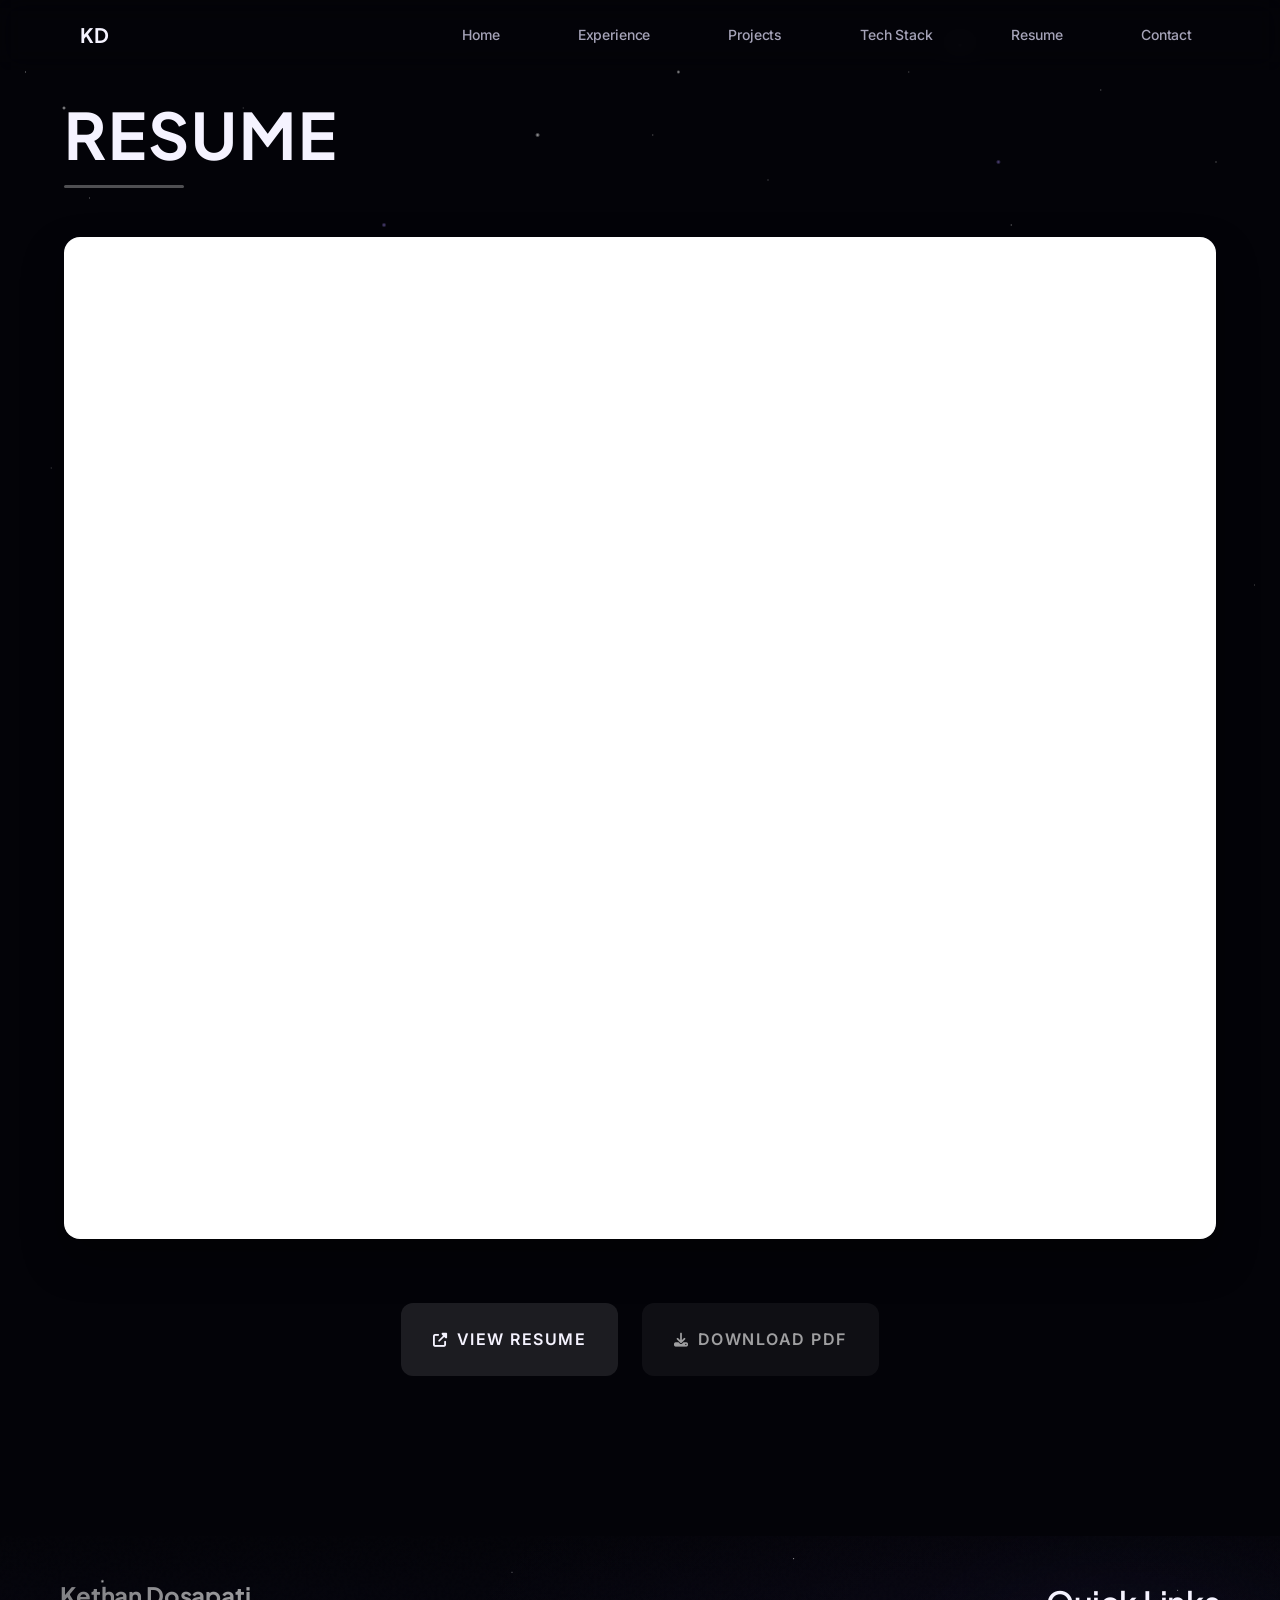
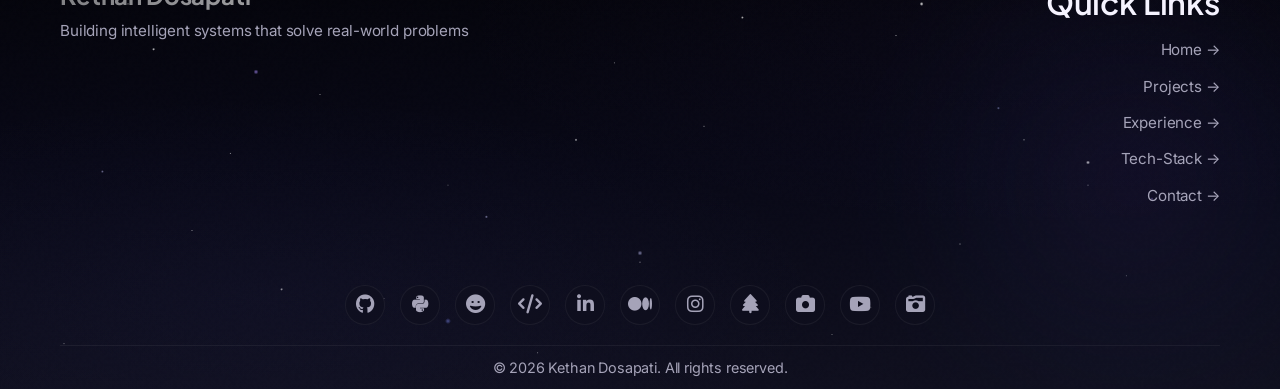
<file: resume.html>
<!DOCTYPE html>
<html lang="en">
<head>
  <meta charset="UTF-8">
  <meta http-equiv="X-UA-Compatible" content="IE=edge">
  <meta name="viewport" content="width=device-width, initial-scale=1.0, viewport-fit=cover">

  <title>Resume | Kethan Dosapati</title>
  <meta name="description" content="Resume of Kethan Dosapati, AI engineer with experience in GenAI, machine learning, Python development, and production-ready AI systems.">
  <meta name="keywords" content="Kethan Dosapati Resume, AI Engineer CV, Machine Learning Resume, Python Developer CV, Summer 2025 Internship Resume, GenAI Engineer Resume">
  <meta name="author" content="Kethan Dosapati">
  <meta name="application-name" content="Kethan Dosapati Portfolio">
  <meta name="apple-mobile-web-app-title" content="Kethan Dosapati">
  <meta name="robots" content="index, follow">

  <link rel="canonical" href="https://dkethan.github.io/portfolio/resume" />
  <link rel="sitemap" type="application/xml" title="Sitemap" href="https://dkethan.github.io/portfolio/sitemap.xml" />

  <!-- rel=me links -->
  <link rel="me" href="https://github.com/DKethan" />
  <link rel="me" href="https://pypi.org/user/dkethan/" />
  <link rel="me" href="https://huggingface.co/DKethan" />
  <link rel="me" href="https://www.linkedin.com/in/kethan-dosapati/" />
  <link rel="me" href="https://medium.com/@kethandosapati" />

  <!-- Open Graph / Facebook -->
  <meta property="og:locale" content="en_US" />
  <meta property="og:type" content="website" />
  <meta property="og:url" content="https://dkethan.github.io/portfolio/resume" />
  <meta property="og:title" content="Resume | Kethan Dosapati" />
  <meta property="og:description" content="Resume of Kethan Dosapati, AI engineer specializing in GenAI, ML, Python, and production-ready AI systems." />
  <meta property="og:image" content="https://dkethan.github.io/portfolio/assets/preview.png" />
  <meta property="og:image:width" content="1200" />
  <meta property="og:image:height" content="630" />
  <meta property="og:image:alt" content="Kethan Dosapati Resume AI Engineer" />
  <meta property="og:site_name" content="Kethan Dosapati Portfolio" />

  <!-- Twitter Card -->
  <meta name="twitter:card" content="summary_large_image" />
  <meta name="twitter:site" content="@kethandosapati" />
  <meta name="twitter:creator" content="@kethandosapati" />
  <meta name="twitter:title" content="Resume | Kethan Dosapati" />
  <meta name="twitter:description" content="Resume of Kethan Dosapati with GenAI, ML, Python, and production-ready AI systems experience." />
  <meta name="twitter:image" content="https://dkethan.github.io/portfolio/assets/preview.png" />
  <meta name="twitter:image:alt" content="Kethan Dosapati Resume AI Engineer" />

  <link rel="manifest" href="site.webmanifest" />
  <link rel="icon" type="image/x-icon" href="assets/favicon.ico" />
  <link rel="shortcut icon" type="image/x-icon" href="assets/favicon.ico" />
  <link rel="icon" type="image/png" sizes="192x192" href="assets/favicon.png" />
  <link rel="icon" type="image/svg+xml" href="assets/favicon.svg" />
  <link rel="apple-touch-icon" sizes="180x180" href="assets/apple-touch-icon.png" />

  <!-- Styles & Fonts -->
  <link rel="stylesheet" href="assets/css/main.css">
  <link href="https://fonts.googleapis.com/css2?family=Inter:wght@400;500;600;700&family=Plus+Jakarta+Sans:wght@500;600;700&display=swap" rel="stylesheet">
  <link rel="stylesheet" href="https://cdn.jsdelivr.net/npm/@fortawesome/fontawesome-free@6.4.0/css/all.min.css">

  <!-- Structured Data JSON-LD -->
  <script type="application/ld+json">
    {
      "@context": "https://schema.org",
      "@graph": [
        {
          "@type": "WebPage",
          "name": "Kethan Dosapati Resume",
          "url": "https://dkethan.github.io/portfolio/resume",
          "description": "Professional resume of AI Engineer Kethan Dosapati",
          "isPartOf": { "@id": "https://dkethan.github.io/portfolio/#website" },
          "mainEntity": {
            "@type": "Person",
            "name": "Kethan Dosapati",
            "jobTitle": "AI Engineer",
            "email": "kethandosapati@gmail.com",
            "address": {
              "@type": "PostalAddress",
              "addressRegion": "New Jersey",
              "addressCountry": "USA"
            },
            "sameAs": [
              "https://github.com/DKethan",
              "https://www.linkedin.com/in/kethan-dosapati/",
              "https://medium.com/@kethandosapati",
              "https://huggingface.co/DKethan"
            ]
          }
        },
        {
          "@type": "WebSite",
          "@id": "https://dkethan.github.io/portfolio/#website",
          "url": "https://dkethan.github.io/portfolio/",
          "name": "Kethan Dosapati Portfolio",
          "alternateName": "Kethan Dosapati"
        },
        {
          "@type": "BreadcrumbList",
          "itemListElement": [
            {
              "@type": "ListItem",
              "position": 1,
              "name": "Home",
              "item": "https://dkethan.github.io/portfolio/"
            },
            {
              "@type": "ListItem",
              "position": 2,
              "name": "Resume",
              "item": "https://dkethan.github.io/portfolio/resume"
            }
          ]
        }
      ]
    }
  </script>
</head>
<body>
<!-- Navigation Placeholder -->
<div id="navbar-placeholder"></div>

<!-- Resume Section -->
<section class="section resume">
  <div class="container">
    <h2 class="section-title">RESUME</h2>

    <div class="resume-content fade-in">
      
      <!-- Resume Preview -->
      <div class="resume-preview">
        <div class="resume-embed">
          <iframe 
            src="https://docs.google.com/document/d/1Z3PdYQE02HJu6Y1_OfzASRpdvWXy8yMgmEJHW-55xZ0/preview" 
            title="Kethan Dosapati Resume"
            loading="lazy"
            allow="fullscreen"
            sandbox="allow-same-origin allow-scripts allow-popups allow-forms">
          </iframe>
        </div>
      </div>

      <!-- Resume Actions -->
      <div class="resume-actions">
        <a href="https://docs.google.com/document/d/1Z3PdYQE02HJu6Y1_OfzASRpdvWXy8yMgmEJHW-55xZ0/edit?usp=sharing" 
           target="_blank" 
           rel="noopener noreferrer"
           class="btn btn-primary"
           aria-label="View resume in Google Docs (opens in new tab)">
          <i class="fas fa-external-link-alt" aria-hidden="true"></i>
          VIEW RESUME
        </a>
        <a href="https://docs.google.com/document/d/1Z3PdYQE02HJu6Y1_OfzASRpdvWXy8yMgmEJHW-55xZ0/export?format=pdf" 
           class="btn btn-secondary"
           download="Kethan_Dosapati_Resume.pdf"
           aria-label="Download resume as PDF">
          <i class="fas fa-download" aria-hidden="true"></i>
          DOWNLOAD PDF
        </a>
      </div>



    </div>
  </div>
</section>

<!-- Footer Placeholder -->
<div id="footer-placeholder"></div>

<script src="assets/components.js"></script>
<script src="assets/script.js"></script>

<!-- Resume-specific mobile enhancements -->
<script>
document.addEventListener('DOMContentLoaded', function() {
  const iframe = document.querySelector('.resume-embed iframe');
  const resumeEmbed = document.querySelector('.resume-embed');
  
  // Add haptic feedback for mobile button taps (if supported)
  const buttons = document.querySelectorAll('.resume-actions .btn');
  buttons.forEach(button => {
    button.addEventListener('touchstart', function() {
      if (navigator.vibrate) {
        navigator.vibrate(50);
      }
      this.style.transform = 'scale(0.98)';
    });
    
    button.addEventListener('touchend', function() {
      setTimeout(() => {
        this.style.transform = '';
      }, 150);
    });
  });
  
  // Mobile-optimized iframe handling
  function optimizeResumeForMobile() {
    if (iframe && resumeEmbed) {
      // Calculate full available height
      const viewportHeight = window.innerHeight;
      const navbarHeight = 80;
      const actionsHeight = 100;
      const titleHeight = 60; // Account for "RESUME" title
      const padding = 20; // Reduced padding
      
      const availableHeight = viewportHeight - navbarHeight - actionsHeight - titleHeight - padding;
      
      if (window.innerWidth <= 768) {
        // Mobile: Fill most of the screen
        const mobileHeight = Math.max(availableHeight * 0.9, 500);
        resumeEmbed.style.height = mobileHeight + 'px';
      } else if (window.innerWidth <= 1024) {
        // Tablet: Fill available space
        const tabletHeight = Math.max(availableHeight * 0.85, 700);
        resumeEmbed.style.height = tabletHeight + 'px';
      } else {
        // Desktop: Fill most available space or minimum 1000px
        const desktopHeight = Math.max(availableHeight * 0.8, 1000);
        resumeEmbed.style.height = desktopHeight + 'px';
      }
      
      // Ensure iframe fills container completely
      iframe.style.width = '100%';
      iframe.style.height = '100%';
      iframe.style.border = 'none';
      iframe.style.background = 'transparent';
      iframe.style.display = 'block';
    }
  }
  
  // Run optimization on load and resize
  optimizeResumeForMobile();
  window.addEventListener('resize', optimizeResumeForMobile);
  window.addEventListener('orientationchange', function() {
    setTimeout(optimizeResumeForMobile, 100);
  });
  
  // Improve scroll behavior
  if ('scrollBehavior' in document.documentElement.style) {
    document.documentElement.style.scrollBehavior = 'smooth';
  }
});
</script>
</body>
</html>
</file>
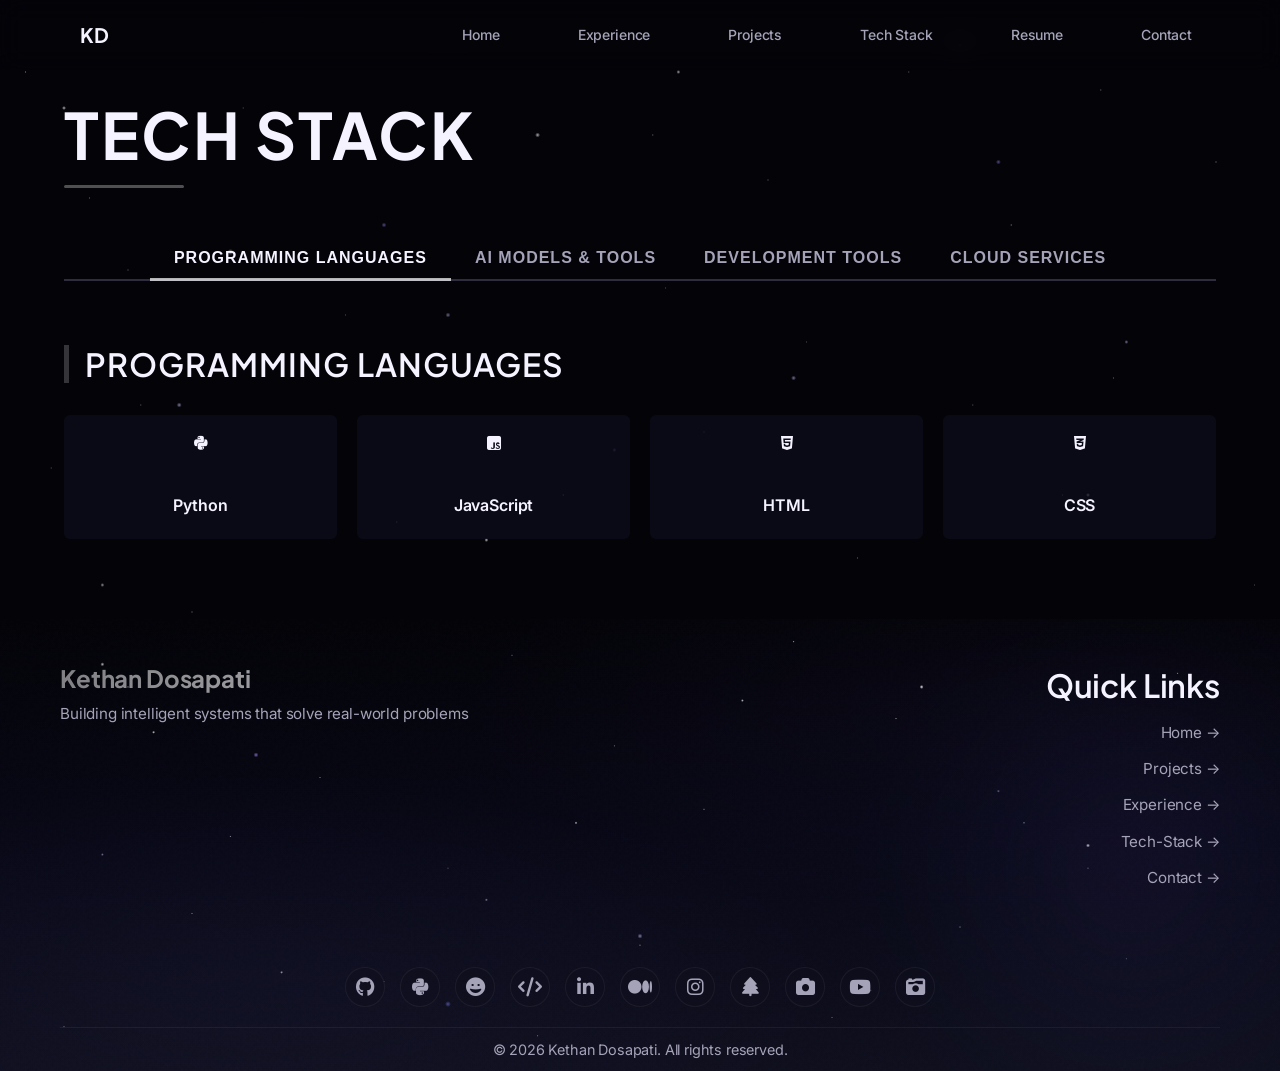
<file: tech-stack.html>
<!DOCTYPE html>
<html lang="en">
<head>
  <meta charset="UTF-8">
  <meta http-equiv="X-UA-Compatible" content="IE=edge">
  <meta name="viewport" content="width=device-width, initial-scale=1.0, viewport-fit=cover">

  <title>Tech Stack | Kethan Dosapati</title>
  <meta name="description" content="Tech stack used by Kethan Dosapati across AI engineering, including Python, JavaScript, OpenAI, Gemini, AWS, Google Cloud, and developer tools.">
  <meta name="keywords" content="Kethan Dosapati, Tech Stack, Python, JavaScript, OpenAI, Gemini, AWS, Google Cloud, JetBrains, AI Tools, Development Tools, Programming Languages">
  <meta name="author" content="Kethan Dosapati">
  <meta name="application-name" content="Kethan Dosapati Portfolio">
  <meta name="apple-mobile-web-app-title" content="Kethan Dosapati">
  <meta name="robots" content="index, follow">

  <link rel="canonical" href="https://dkethan.github.io/portfolio/tech-stack" />
  <link rel="sitemap" type="application/xml" title="Sitemap" href="https://dkethan.github.io/portfolio/sitemap.xml" />

  <!-- rel=me links -->
  <link rel="me" href="https://github.com/DKethan" />
  <link rel="me" href="https://pypi.org/user/dkethan/" />
  <link rel="me" href="https://huggingface.co/DKethan" />
  <link rel="me" href="https://www.linkedin.com/in/kethan-dosapati/" />

  <!-- Open Graph / Facebook -->
  <meta property="og:locale" content="en_US" />
  <meta property="og:type" content="website" />
  <meta property="og:url" content="https://dkethan.github.io/portfolio/tech-stack" />
  <meta property="og:title" content="Tech Stack | Kethan Dosapati" />
  <meta property="og:description" content="Technologies and tools used by Kethan Dosapati across AI engineering, cloud, and modern development workflows." />
  <meta property="og:image" content="https://dkethan.github.io/portfolio/assets/preview.png" />
  <meta property="og:image:width" content="1200" />
  <meta property="og:image:height" content="630" />
  <meta property="og:image:alt" content="Kethan Dosapati Tech Stack" />
  <meta property="og:site_name" content="Kethan Dosapati Portfolio" />

  <!-- Twitter Card -->
  <meta name="twitter:card" content="summary_large_image" />
  <meta name="twitter:site" content="@kethandosapati" />
  <meta name="twitter:creator" content="@kethandosapati" />
  <meta name="twitter:title" content="Tech Stack | Kethan Dosapati" />
  <meta name="twitter:description" content="Python, JavaScript, OpenAI, Gemini, AWS, Google Cloud, and developer tools used by Kethan Dosapati." />
  <meta name="twitter:image" content="https://dkethan.github.io/portfolio/assets/preview.png" />
  <meta name="twitter:image:alt" content="Kethan Dosapati Tech Stack" />

  <link rel="manifest" href="site.webmanifest" />
  <link rel="icon" type="image/x-icon" href="assets/favicon.ico" />
  <link rel="shortcut icon" type="image/x-icon" href="assets/favicon.ico" />
  <link rel="icon" type="image/png" sizes="192x192" href="assets/favicon.png" />
  <link rel="icon" type="image/svg+xml" href="assets/favicon.svg" />
  <link rel="apple-touch-icon" sizes="180x180" href="assets/apple-touch-icon.png" />
  <link rel="stylesheet" href="assets/css/main.css">
  <link href="https://fonts.googleapis.com/css2?family=Inter:wght@400;500;600;700&family=Plus+Jakarta+Sans:wght@500;600;700&display=swap" rel="stylesheet">
  <link rel="stylesheet" href="https://cdn.jsdelivr.net/npm/@fortawesome/fontawesome-free@6.4.0/css/all.min.css">

  <!-- Structured Data JSON-LD -->
  <script type="application/ld+json">
    {
      "@context": "https://schema.org",
      "@graph": [
        {
          "@type": "WebPage",
          "name": "Tech Stack & Tools",
          "url": "https://dkethan.github.io/portfolio/tech-stack",
          "description": "Technologies and development tools used by AI Engineer Kethan Dosapati",
          "isPartOf": { "@id": "https://dkethan.github.io/portfolio/#website" },
          "author": {
            "@type": "Person",
            "name": "Kethan Dosapati",
            "url": "https://dkethan.github.io/portfolio/",
            "knowsAbout": [
              "Python Programming",
              "JavaScript Development",
              "Artificial Intelligence",
              "Machine Learning",
              "OpenAI API",
              "Google Gemini",
              "AWS Cloud Services",
              "Google Cloud Platform"
            ]
          }
        },
        {
          "@type": "WebSite",
          "@id": "https://dkethan.github.io/portfolio/#website",
          "url": "https://dkethan.github.io/portfolio/",
          "name": "Kethan Dosapati Portfolio",
          "alternateName": "Kethan Dosapati"
        },
        {
          "@type": "BreadcrumbList",
          "itemListElement": [
            {
              "@type": "ListItem",
              "position": 1,
              "name": "Home",
              "item": "https://dkethan.github.io/portfolio/"
            },
            {
              "@type": "ListItem",
              "position": 2,
              "name": "Tech Stack",
              "item": "https://dkethan.github.io/portfolio/tech-stack"
            }
          ]
        }
      ]
    }
  </script>
</head>
<body>

<!-- Navigation Placeholder -->
<div id="navbar-placeholder"></div>

<section id="tech-stack" class="section tech-stack">
  <div class="container">
    <h2 class="section-title">Tech Stack</h2>

    <!-- Tech Stack Navigation Tabs -->
    <div class="project-tabs">
      <button class="tab-button active" data-tab="languages">PROGRAMMING LANGUAGES</button>
      <button class="tab-button" data-tab="ai">AI MODELS & TOOLS</button>
      <button class="tab-button" data-tab="devtools">DEVELOPMENT TOOLS</button>
      <button class="tab-button" data-tab="cloud">CLOUD SERVICES</button>
    </div>

    <!-- Programming Languages Tab -->
    <div class="tab-content active" id="languages-content">
      <h3 class="subsection-title">Programming Languages</h3>
      <div class="tech-cards">
        <div class="tech-card fade-in"><i class="fab fa-python tech-icon"></i><span>Python</span></div>
        <div class="tech-card fade-in"><i class="fab fa-js-square tech-icon"></i><span>JavaScript</span></div>
        <div class="tech-card fade-in"><i class="fab fa-html5 tech-icon"></i><span>HTML</span></div>
        <div class="tech-card fade-in"><i class="fab fa-css3-alt tech-icon"></i><span>CSS</span></div>
      </div>
    </div>

    <!-- AI Models & Tools Tab -->
    <div class="tab-content" id="ai-content">
      <h3 class="subsection-title">AI Models & Tools</h3>
      <div class="tech-cards">
        <div class="tech-card fade-in"><i class="fas fa-robot tech-icon"></i><span>OpenAI</span></div>
        <div class="tech-card fade-in"><i class="fas fa-brain tech-icon"></i><span>Google Gemini</span></div>
        <div class="tech-card fade-in"><i class="fas fa-fire tech-icon"></i><span>PyTorch</span></div>
        <div class="tech-card fade-in"><i class="fas fa-brain tech-icon"></i><span>TensorFlow</span></div>
        <div class="tech-card fade-in"><i class="fas fa-chart-line tech-icon"></i><span>Scikit-Learn</span></div>
        <div class="tech-card fade-in"><i class="fas fa-robot tech-icon"></i><span>Transformers</span></div>
        <div class="tech-card fade-in"><i class="fas fa-search tech-icon"></i><span>RAG</span></div>
        <div class="tech-card fade-in"><i class="fas fa-vector-square tech-icon"></i><span>Embeddings</span></div>
        <div class="tech-card fade-in"><i class="fas fa-database tech-icon"></i><span>Vector DB</span></div>
        <div class="tech-card fade-in"><i class="fas fa-eye tech-icon"></i><span>Tesseract OCR</span></div>
        <div class="tech-card fade-in"><i class="fas fa-brain tech-icon"></i><span>Generative AI</span></div>
        <div class="tech-card fade-in"><i class="fas fa-users tech-icon"></i><span>Multi-Agent AI</span></div>
        <div class="tech-card fade-in"><i class="fas fa-code tech-icon"></i><span>API Development</span></div>
        <div class="tech-card fade-in"><i class="fas fa-magic tech-icon"></i><span>Prompt Engineering</span></div>
      </div>
    </div>

    <!-- Development Tools Tab -->
    <div class="tab-content" id="devtools-content">
      <h3 class="subsection-title">Development Tools</h3>
      <div class="tech-cards">
        <div class="tech-card fade-in"><i class="fas fa-rocket tech-icon"></i><span>FastAPI</span></div>
        <div class="tech-card fade-in"><i class="fab fa-react tech-icon"></i><span>React</span></div>
        <div class="tech-card fade-in"><i class="fab fa-node-js tech-icon"></i><span>Node.js</span></div>
        <div class="tech-card fade-in"><i class="fas fa-palette tech-icon"></i><span>Tailwind CSS</span></div>
        <div class="tech-card fade-in"><i class="fas fa-plug tech-icon"></i><span>WebSockets</span></div>
        <div class="tech-card fade-in"><i class="fas fa-layer-group tech-icon"></i><span>MUI</span></div>
        <div class="tech-card fade-in"><i class="fas fa-sync tech-icon"></i><span>React Query</span></div>
        <div class="tech-card fade-in"><i class="fas fa-leaf tech-icon"></i><span>MongoDB</span></div>
        <div class="tech-card fade-in"><i class="fas fa-database tech-icon"></i><span>PostgreSQL</span></div>
        <div class="tech-card fade-in"><i class="fas fa-table tech-icon"></i><span>SQL</span></div>
        <div class="tech-card fade-in"><i class="fas fa-chart-bar tech-icon"></i><span>Pandas</span></div>
        <div class="tech-card fade-in"><i class="fas fa-spider tech-icon"></i><span>BeautifulSoup</span></div>
        <div class="tech-card fade-in"><i class="fas fa-robot tech-icon"></i><span>Selenium</span></div>
        <div class="tech-card fade-in"><i class="fas fa-theater-masks tech-icon"></i><span>Playwright</span></div>
        <div class="tech-card fade-in"><i class="fas fa-stream tech-icon"></i><span>Streamlit</span></div>
        <div class="tech-card fade-in"><i class="fas fa-graduation-cap tech-icon"></i><span>Gradio</span></div>
        <div class="tech-card fade-in"><i class="fas fa-circle tech-icon"></i><span>Anaconda</span></div>
        <div class="tech-card fade-in"><i class="fas fa-key tech-icon"></i><span>JWT</span></div>
        <div class="tech-card fade-in"><i class="fab fa-docker tech-icon"></i><span>Docker</span></div>
        <div class="tech-card fade-in"><i class="fab fa-git-alt tech-icon"></i><span>Git/GitHub</span></div>
        <div class="tech-card fade-in"><i class="fas fa-cogs tech-icon"></i><span>REST APIs</span></div>
      </div>
    </div>

    <!-- Cloud Services Tab -->
    <div class="tab-content" id="cloud-content">
      <h3 class="subsection-title">Cloud Services</h3>
      <div class="tech-cards">
        <div class="tech-card fade-in"><i class="fab fa-aws tech-icon"></i><span>AWS</span></div>
        <div class="tech-card fade-in"><i class="fab fa-google tech-icon"></i><span>Google Cloud</span></div>
        <div class="tech-card fade-in"><i class="fab fa-ubuntu tech-icon"></i><span>Ubuntu</span></div>
        <div class="tech-card fade-in"><i class="fas fa-cloud tech-icon"></i><span>GitHub</span></div>
        <div class="tech-card fade-in"><i class="fas fa-server tech-icon"></i><span>Slack</span></div>
        <div class="tech-card fade-in"><i class="fas fa-tasks tech-icon"></i><span>Jira</span></div>
        <div class="tech-card fade-in"><i class="fab fa-bitbucket tech-icon"></i><span>Bitbucket</span></div>
        <div class="tech-card fade-in"><i class="fas fa-vial tech-icon"></i><span>Postman</span></div>
      </div>
    </div>
  </div>
</section>

<!-- Footer Placeholder -->
<div id="footer-placeholder"></div>

<script src="assets/components.js"></script>
<script src="assets/script.js"></script>
</body>
</html>
</file>
<file: assets/css/main.css>
/* ===== Main CSS Import File ===== */
/* This file imports all the separate CSS modules */

/* 1. Base/Foundation */
@import url('./base.css');

/* 2. Buttons */
@import url('./buttons.css');

/* 3. Navigation */
@import url('./navbar.css');

/* 4. Hero/Header */
@import url('./hero.css');

/* 5. Home Page Specific */
@import url('./home.css');

/* 6. About Section */
@import url('./about.css');

/* 7. Projects */
@import url('./projects.css');

/* 8. Experience */
@import url('./experience.css');

/* 9. Contact */
@import url('./contact.css');

/* 10. Tech Stack */
@import url('./tech-stack.css');

/* 11. Resume */
@import url('./resume.css');

/* 12. Footer */
@import url('./footer.css');

/* 13. Responsive */
@import url('./responsive.css');
</file>
